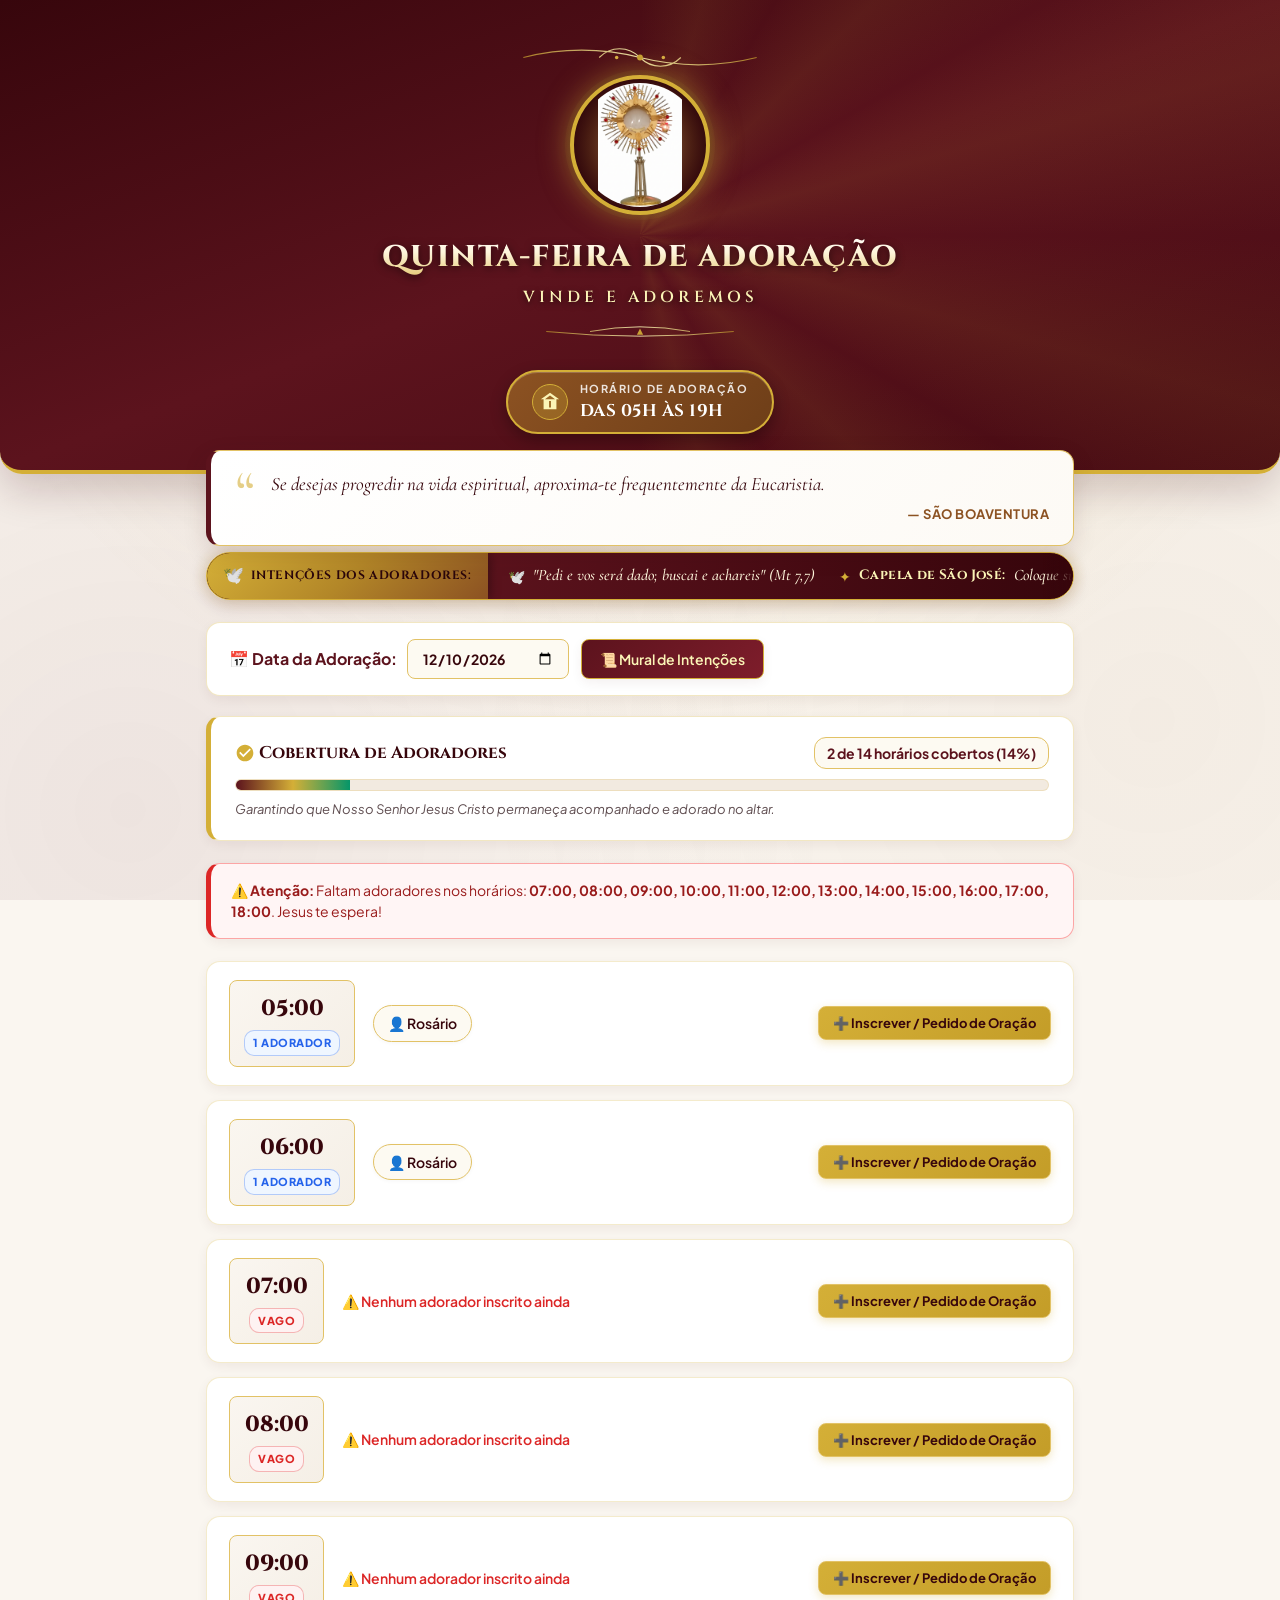
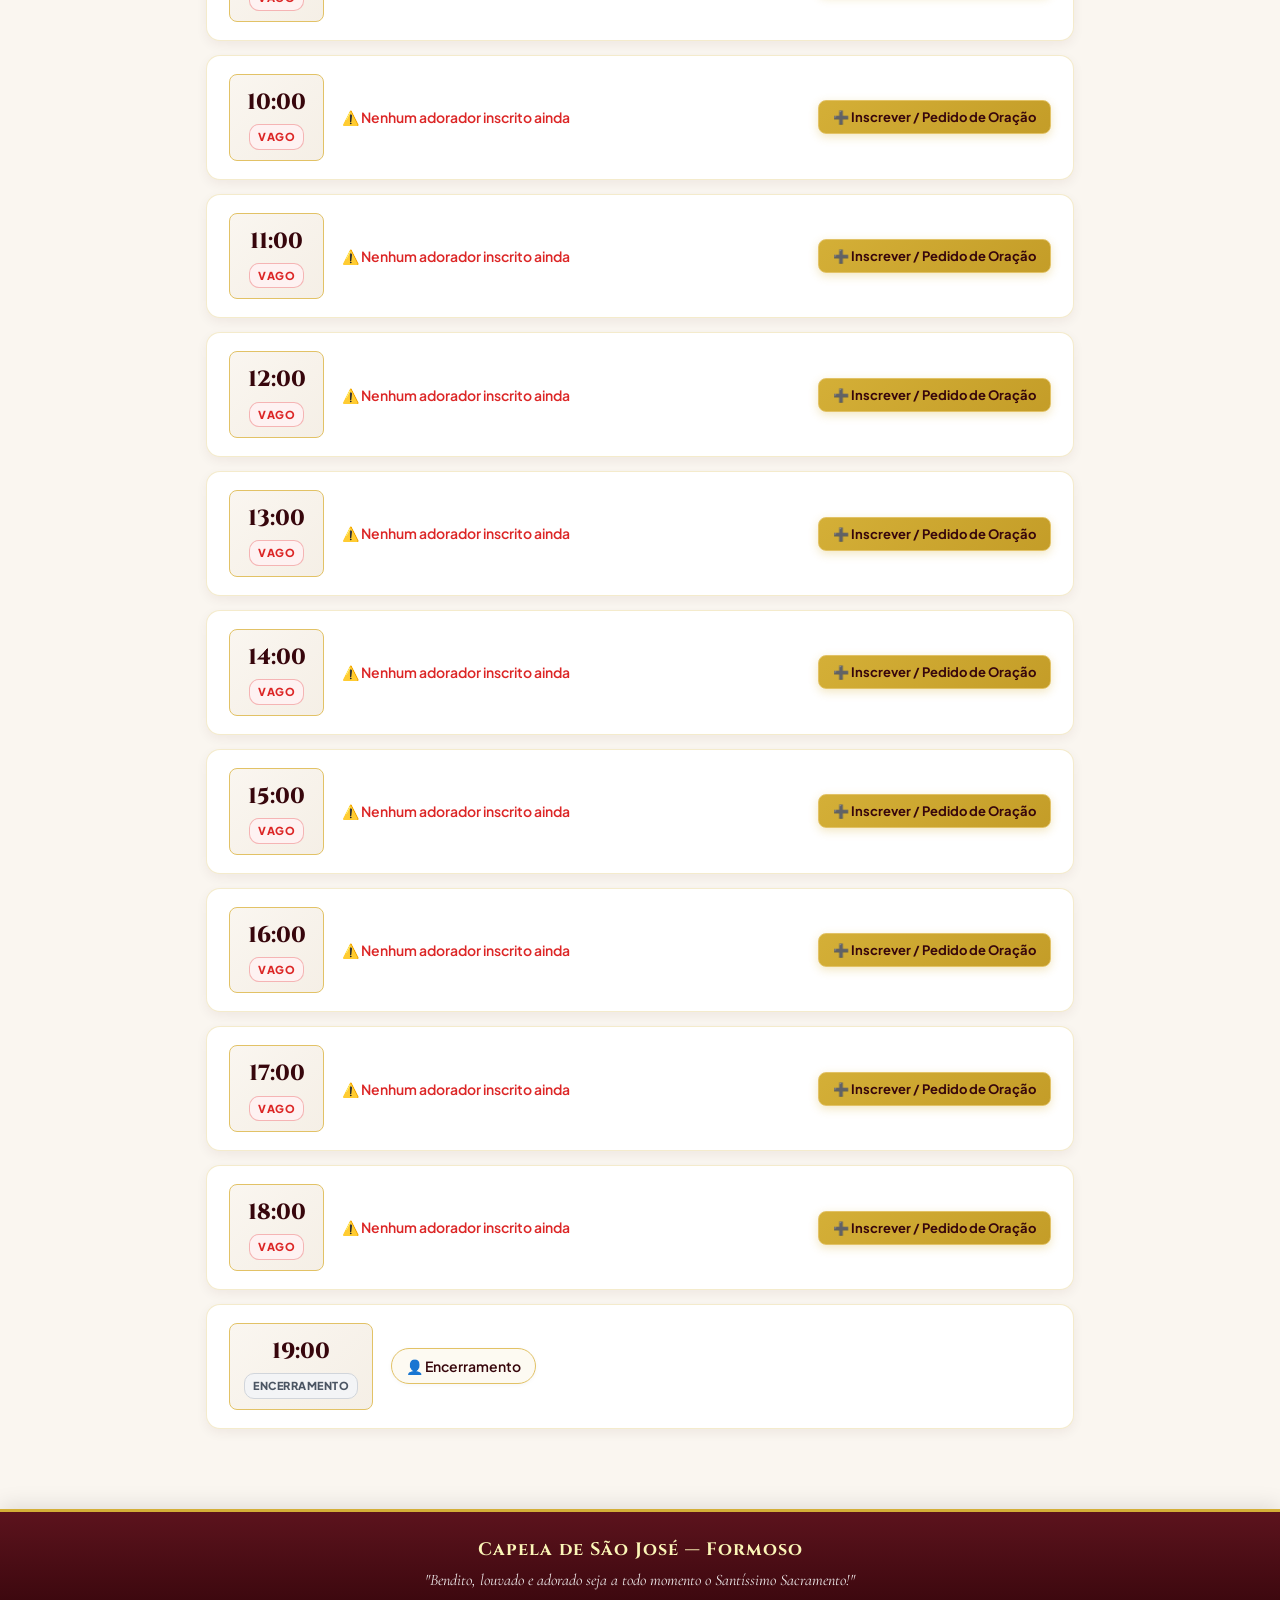
<file: index.html>
<!DOCTYPE html>
<html lang="pt-BR">

<head>
  <meta charset="UTF-8">
  <meta name="viewport" content="width=device-width, initial-scale=1.0, maximum-scale=1.0, user-scalable=no">
  <title>Quinta-feira de Adoração - Capela de São José (Formoso)</title>
  <meta name="description"
    content="Escala de Horários de Adoração ao Santíssimo Sacramento - Capela de São José (Comunidade do Formoso)">
  <meta name="theme-color" content="#4a0a13">
  <meta name="apple-mobile-web-app-capable" content="yes">
  <meta name="apple-mobile-web-app-status-bar-style" content="black-translucent">
  <meta name="apple-mobile-web-app-title" content="Adoração Formoso">
  <link rel="apple-touch-icon" href="assets/custodia.jpg">
  <link rel="preconnect" href="https://fonts.googleapis.com">
  <link rel="preconnect" href="https://fonts.gstatic.com" crossorigin>
  <link
    href="https://fonts.googleapis.com/css2?family=Cinzel:wght@500;600;700;800;900&family=Cormorant+Garamond:ital,wght@0,500;0,600;0,700;1,400;1,600&family=Plus+Jakarta+Sans:wght@400;500;600;700&display=swap"
    rel="stylesheet">
  <link rel="stylesheet" href="css/styles.css">
  <link rel="icon" href="assets/custodia2.jpg" type="image/jpeg">
</head>

<body>

  <!-- Header Banner with Sacred Monstrance & Arabesques -->
  <header class="header-banner">
    <div class="divine-rays"></div>
    <div class="header-content">

      <!-- Top Flourish -->
      <div class="flourish-divider">
        <svg viewBox="0 0 500 60" class="svg-flourish">
          <path d="M 50,30 Q 150,5 250,30 Q 350,55 450,30 M 180,30 C 200,10 230,10 250,30 C 270,50 300,50 320,30"
            stroke="url(#goldGrad)" stroke-width="2" fill="none" />
          <circle cx="250" cy="30" r="5" fill="#d4af37" />
          <circle cx="210" cy="30" r="3" fill="#e5be48" />
          <circle cx="290" cy="30" r="3" fill="#e5be48" />
          <defs>
            <linearGradient id="goldGrad" x1="0%" y1="0%" x2="100%" y2="0%">
              <stop offset="0%" stop-color="#b38728" />
              <stop offset="50%" stop-color="#fbf5b7" />
              <stop offset="100%" stop-color="#b38728" />
            </linearGradient>
          </defs>
        </svg>
      </div>

      <div class="monstrance-container" id="monstranceContainer">
        <div class="monstrance-halo"></div>
        <img src="assets/custodia.jpg" alt="Santíssimo Sacramento - Custódia de Adoração" class="monstrance-img" id="monstranceImg">
      </div>

      <h1 class="header-title">Quinta-feira de Adoração</h1>
      <div class="header-subtitle-wrapper">
        <span class="vinde-adoremos">VINDE E ADOREMOS</span>
        <div id="adminHeaderBadge" style="display: none;" class="admin-badge">🔑 Painel do Administrador</div>
      </div>

      <!-- Bottom Flourish -->
      <div class="flourish-divider bottom-flourish">
        <svg viewBox="0 0 500 40" class="svg-flourish">
          <path d="M 100,20 Q 250,35 400,20 M 170,20 Q 250,5 330,20" stroke="url(#goldGrad)" stroke-width="1.5"
            fill="none" />
          <polygon points="250,15 255,25 245,25" fill="#d4af37" />
        </svg>
      </div>

      <!-- Schedule Pill Badge from Photo -->
      <div class="schedule-pill-badge">
        <div class="pill-icon">
          <svg viewBox="0 0 24 24" width="22" height="22" fill="currentColor">
            <path d="M12 2L2 9h3v11h14V9h3L12 2zm0 2.8L17.5 9H6.5L12 4.8zM11 11h2v7h-2v-7z" />
          </svg>
        </div>
        <div class="pill-text">
          <span class="pill-label">HORÁRIO DE ADORAÇÃO</span>
          <span class="pill-time">DAS 05H ÀS 19H</span>
        </div>
      </div>

    </div>
  </header>

  <main class="container">

    <!-- Saint Quote Banner (São Boaventura Inspired by Photo) -->
    <section class="saint-quote-card">
      <div class="quote-icon">“</div>
      <div class="quote-content">
        <p class="quote-text" id="quoteText">Se desejas progredir na vida espiritual, aproxima-te frequentemente da
          Eucaristia.</p>
        <span class="quote-author" id="quoteAuthor">— São Boaventura</span>
      </div>
      <button id="editQuoteBtn" class="btn-edit-quote" style="display: none;" title="Editar Frase">
        ✏️ Editar Frase
      </button>
    </section>

    <!-- Sacred Intentions Live Ticker Bar (Faixa de Preces e Intenções dos Adoradores) -->
    <section class="intentions-ticker-bar" id="intentionsTickerBar">
      <div class="ticker-badge" id="tickerBadge">
        <span class="ticker-icon">🕊️</span>
        <span class="ticker-title">Intenções dos Adoradores:</span>
      </div>
      <div class="ticker-track-wrapper" id="tickerTrackWrapper" title="Clique para ler as intenções dos adoradores inscritos">
        <div class="ticker-track" id="tickerTrack">
          <!-- Populated dynamically via JS -->
        </div>
      </div>
    </section>

    <!-- Controls & Actions -->
    <section class="control-bar">
      <div class="control-left">
        <div class="date-selector">
          <label for="adoracaoDate">📅 Data da Adoração:</label>
          <input type="date" id="adoracaoDate">
        </div>
        <button id="viewIntentionsBtn" class="btn btn-mural" title="Ver Mural de Intenções dos Adoradores">
          📜 Mural de Intenções
        </button>
      </div>

      <div class="action-buttons" id="adminActionButtons" style="display: none;">
        <button id="shareWpBtn" class="btn btn-whatsapp" title="Compartilhar lista no WhatsApp">
          📱 Enviar no WhatsApp
        </button>
        <button id="resetBtn" class="btn btn-outline btn-reset" title="Restaurar horários padrão">
          🔄 Restaurar
        </button>
      </div>
    </section>

    <!-- Stats & Coverage Progress -->
    <section class="stats-card">
      <div class="stats-header">
        <span class="stats-title">
          <svg viewBox="0 0 24 24" width="20" height="20" fill="#d4af37"
            style="vertical-align: sub; margin-right: 4px;">
            <path
              d="M12 2C6.48 2 2 6.48 2 12s4.48 10 10 10 10-4.48 10-10S17.52 2 12 2zm-2 15l-5-5 1.41-1.41L10 14.17l7.59-7.59L19 8l-9 9z" />
          </svg>
          Cobertura de Adoradores
        </span>
        <span class="stats-count" id="statsCount">Carregando...</span>
      </div>
      <div class="progress-bar-bg">
        <div class="progress-bar-fill" id="progressFill"></div>
      </div>
      <div class="stats-subtext">Garantindo que Nosso Senhor Jesus Cristo permaneça acompanhado e adorado no altar.
      </div>
    </section>

    <!-- Alert Banner for Missing Hours -->
    <div id="alertBanner" class="alert-divine-card" style="display: none;">
    </div>

    <!-- Time Slots List -->
    <section class="slots-container" id="slotsList">
      <!-- Dynamic slot cards loaded via JS -->
    </section>

  </main>

  <!-- Divine Footer -->
  <footer class="divine-footer">
    <div class="footer-content">
      <p class="chapel-name">Capela de São José — Formoso</p>
      <p class="footer-blessing">"Bendito, louvado e adorado seja a todo momento o Santíssimo Sacramento!"</p>
    </div>
  </footer>

  <!-- Modal Booking Dialog -->
  <div class="modal-overlay" id="bookingModal">
    <div class="modal-card">
      <div class="modal-header">
        <h3>Inscrever-se para a Adoração</h3>
        <button class="close-btn" id="closeModalBtn">&times;</button>
      </div>
      <form id="bookingForm">
        <div class="modal-body">
          <p class="modal-intro">
            Você está se inscrevendo para adorar a Jesus às <strong id="modalSlotTime"></strong>.
          </p>

          <div class="form-group">
            <label for="adorerName">Seu Nome *</label>
            <input type="text" id="adorerName" placeholder="Ex: Maria da Silva" required autocomplete="name">
          </div>

          <div class="form-group booking-intention-box">
            <label for="adorerIntention" class="booking-intention-label">
              <span>🙏 Seu Pedido de Oração / Intenção</span>
            </label>
            <p class="form-subtext">Deixe a intenção que você levará ao Santíssimo neste horário. Ela será exibida no mural de orações.</p>
            <textarea id="adorerIntention" rows="3"
              placeholder="Ex: Pela saúde da minha família, pela conversão, por uma graça urgente..."></textarea>
          </div>
        </div>
        <div class="modal-footer">
          <button type="button" class="btn btn-outline" id="cancelModalBtn">Cancelar</button>
          <button type="submit" class="btn btn-gold">Confirmar Inscrição e Pedido</button>
        </div>
      </form>
    </div>
  </div>

  <!-- Modal Quote Edit Dialog -->
  <div class="modal-overlay" id="quoteModal">
    <div class="modal-card">
      <div class="modal-header">
        <h3>Editar Frase de Oração</h3>
        <button class="close-btn" id="closeQuoteModalBtn">&times;</button>
      </div>
      <form id="quoteForm">
        <div class="modal-body">
          <div class="form-group">
            <label for="editQuoteText">Frase de Inspiração *</label>
            <textarea id="editQuoteText" rows="3" required placeholder="Digite a frase inspiradora..."></textarea>
          </div>

          <div class="form-group">
            <label for="editQuoteAuthor">Autor / Santo *</label>
            <input type="text" id="editQuoteAuthor" required placeholder="Ex: São Padre Pio">
          </div>
        </div>
        <div class="modal-footer">
          <button type="button" class="btn btn-outline" id="cancelQuoteModalBtn">Cancelar</button>
          <button type="submit" class="btn btn-gold">Salvar Frase</button>
        </div>
      </form>
    </div>
  </div>

  <!-- Modal Mural de Oração / Pedidos e Intenções -->
  <div class="modal-overlay" id="intentionsModal">
    <div class="modal-card modal-card-lg">
      <div class="modal-header">
        <h3>🙏 Mural de Intenções dos Adoradores</h3>
        <button class="close-btn" id="closeIntentionsModalBtn">&times;</button>
      </div>
      <div class="modal-body">
        <!-- Banner de sucesso pós-agendamento -->
        <div id="bookingSuccessNotice" class="booking-success-banner" style="display: none;">
          <div class="success-icon">✨</div>
          <div class="success-text">
            <strong>Inscrição e Pedido Confirmados!</strong>
            <p>Deus abençoe sua disponibilidade! Durante a sua hora de adoração, coloque em suas preces estas intenções
              dos adoradores da nossa comunidade:</p>
          </div>
        </div>

        <div class="intentions-intro">
          <p class="intentions-subtitle">Intenções dos adoradores para <strong id="intentionsDateLabel"></strong>:</p>
        </div>

        <!-- Lista dinâmica de intenções -->
        <div id="intentionsList" class="intentions-list">
          <!-- Populated by JS -->
        </div>

        <div class="intentions-enroll-hint">
          <span class="hint-icon">💡</span>
          <p>Deseja colocar seu pedido de oração diante do Santíssimo? <strong>Inscreva-se em um dos horários de adoração</strong> na página inicial.</p>
        </div>
      </div>
      <div class="modal-footer">
        <button type="button" class="btn btn-gold" id="closeIntentionsFooterBtn">Fechar</button>
      </div>
    </div>
  </div>

  <!-- Printable Sheet View -->
  <div class="printable-sheet" id="printableSheet">
    <div style="text-align: center; border-bottom: 2px solid #5c131d; padding-bottom: 12px; margin-bottom: 15px;">
      <img src="assets/custodia.jpg" alt="Logo" class="sheet-header-img" id="sheetHeaderImg">
      <h2
        style="font-family: 'Cinzel', serif; font-size: 22px; color: #5c131d; margin-top: 6px; text-transform: uppercase;">
        Quinta-feira de Adoração</h2>
      <p style="font-family: 'Cormorant Garamond', serif; font-style: italic; font-size: 16px; color: #7a1c29;">Vinde e
        Adoremos — Capela de São José (Formoso)</p>
      <p style="font-weight: bold; margin-top: 6px; font-size: 14px;">Data: <span id="printDateLabel"></span></p>
    </div>

    <table class="sheet-table">
      <thead>
        <tr>
          <th style="width: 25%;">Horário</th>
          <th style="width: 75%;">Adoradores Inscritos</th>
        </tr>
      </thead>
      <tbody id="printTableBody">
        <!-- Rows populated dynamically -->
      </tbody>
    </table>
  </div>

  <script src="js/app.js"></script>
</body>

</html>
</file>
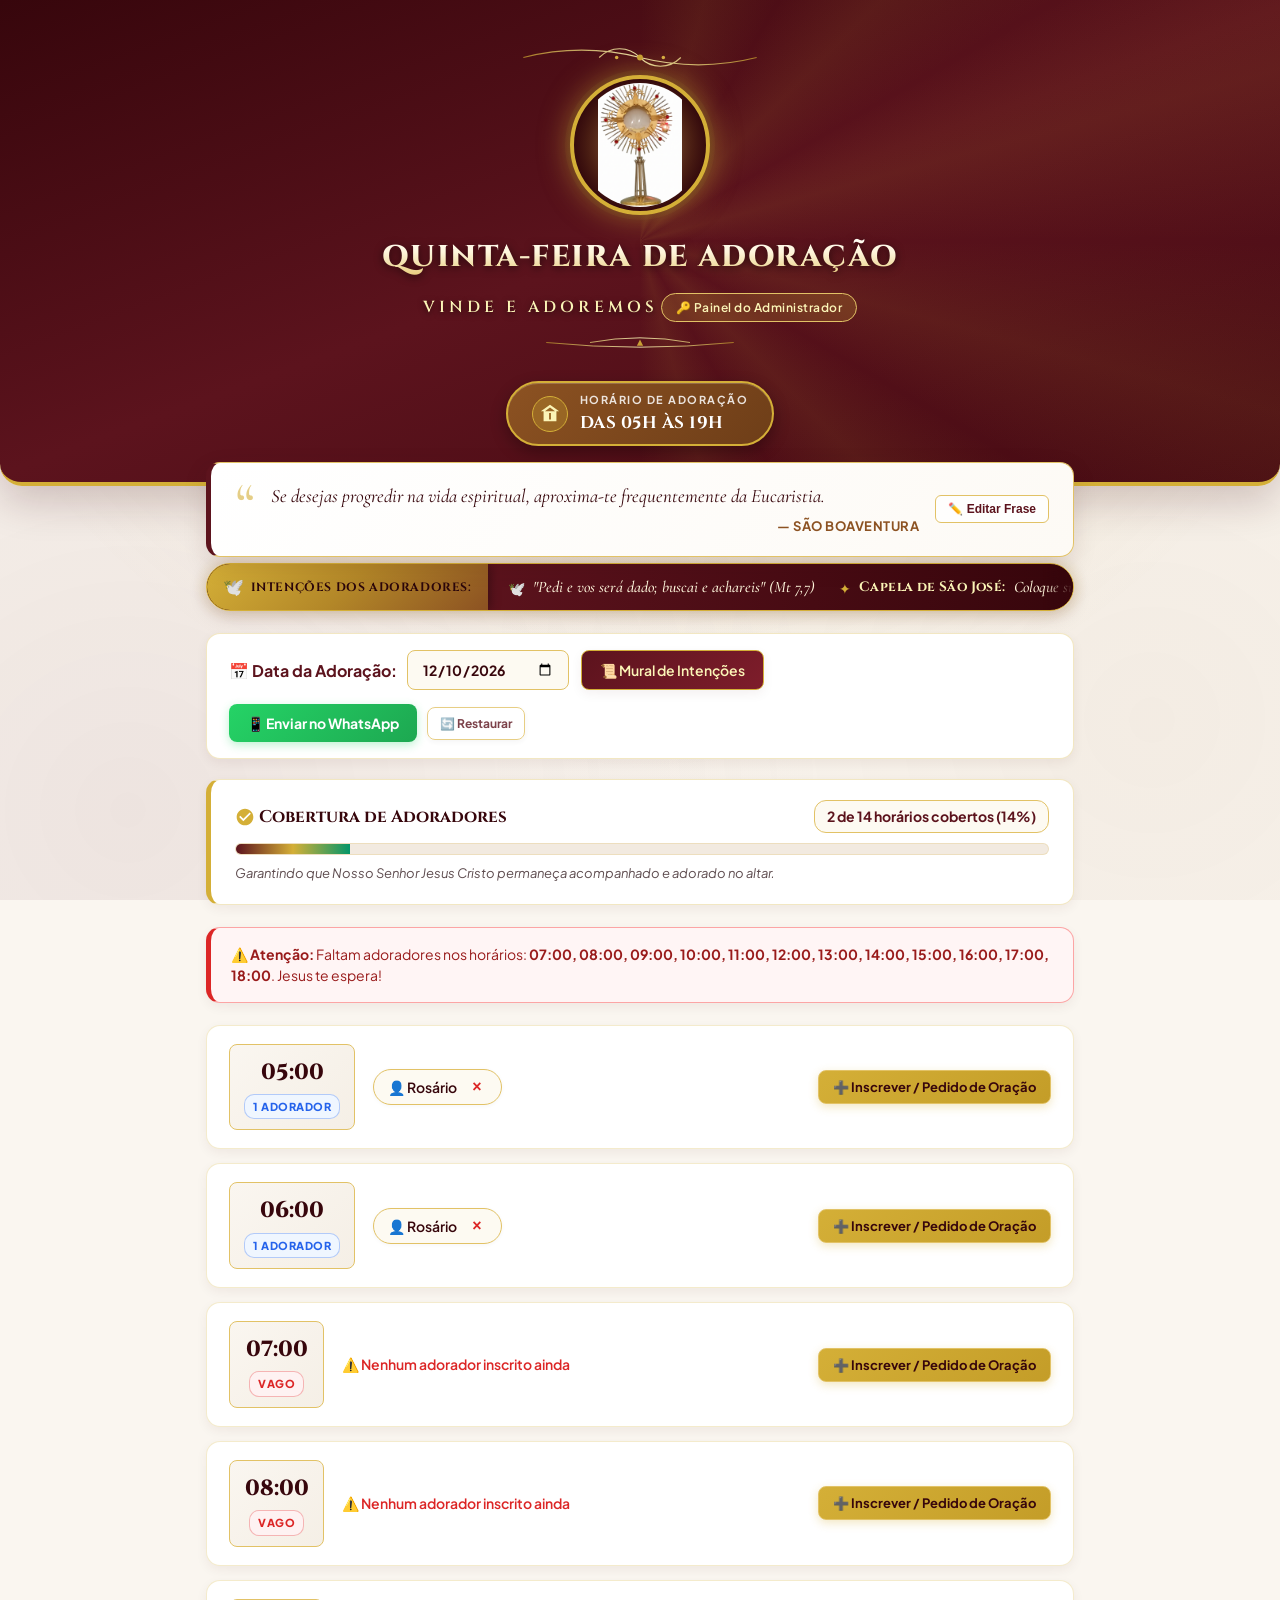
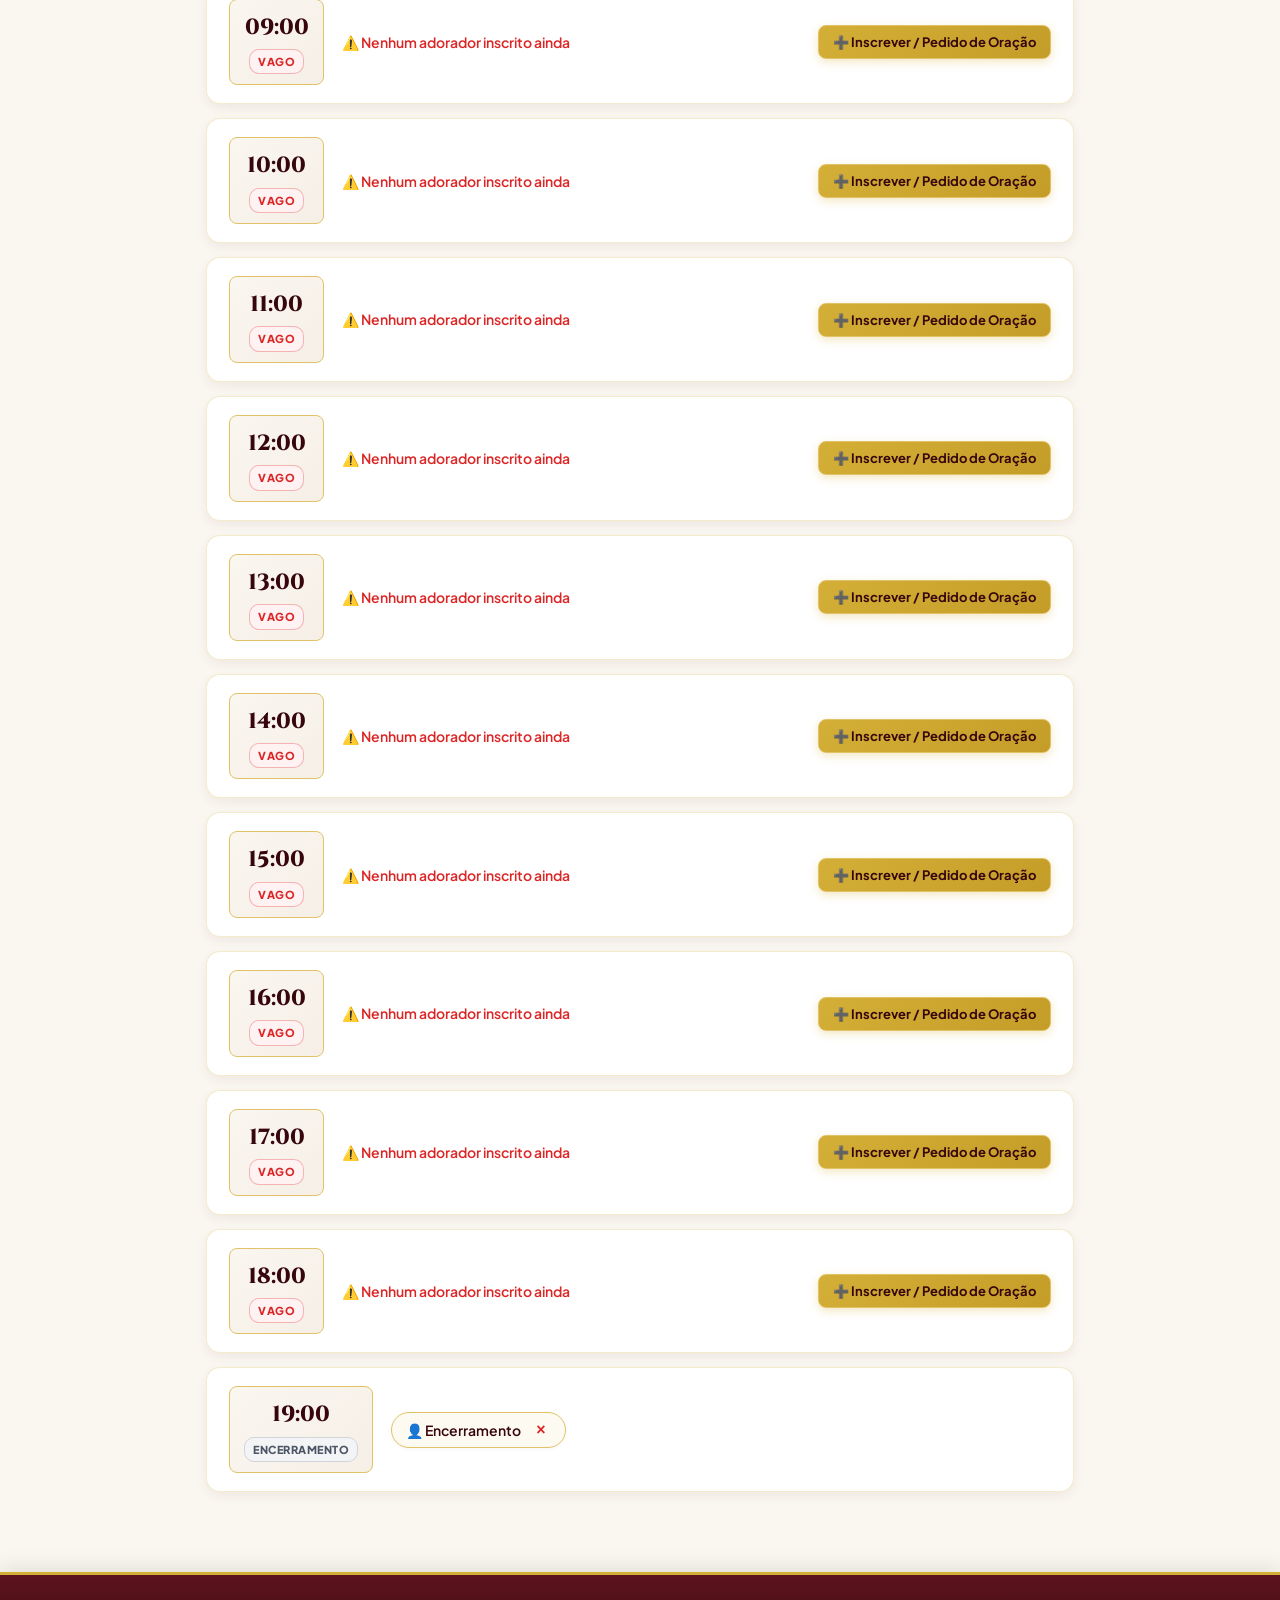
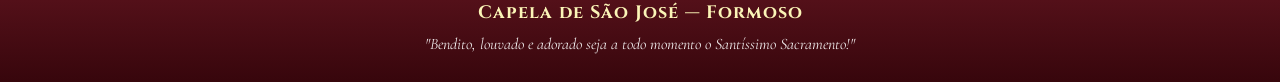
<file: admin.html>
<!DOCTYPE html>
<html lang="pt-BR">
<head>
  <meta charset="UTF-8">
  <title>Painel do Administrador - Quinta-feira de Adoração</title>
  <script>
    window.location.href = 'index.html?admin=true';
  </script>
</head>
<body>
  <p style="font-family: sans-serif; text-align: center; margin-top: 50px; color: #5c131d;">
    Redirecionando para o Painel do Administrador...
  </p>
</body>
</html>
</file>
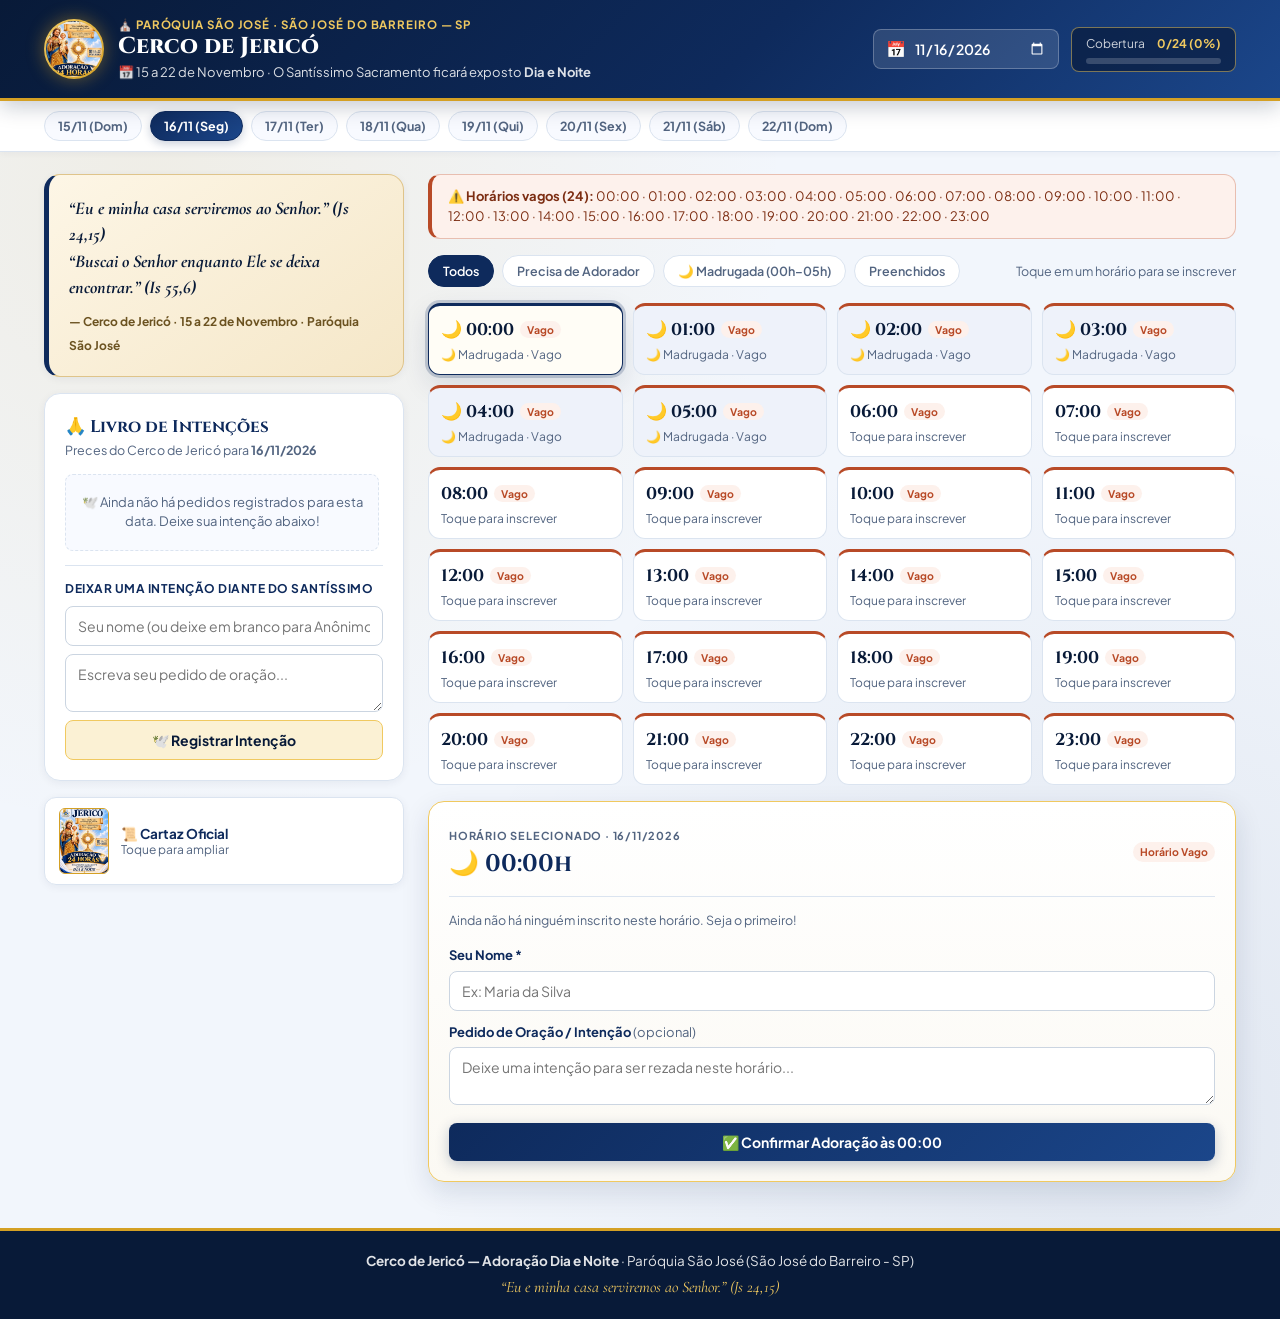
<file: sjb.html>
<!DOCTYPE html>
<html lang="pt-BR">

<head>
  <meta charset="UTF-8">
  <meta name="viewport" content="width=device-width, initial-scale=1.0, maximum-scale=1.0, user-scalable=no">
  <title>Cerco de Jericó · Paróquia São José (São José do Barreiro)</title>
  <meta name="description"
    content="Cerco de Jericó — Adoração ao Santíssimo Sacramento (15 a 22 de Novembro) — Paróquia São José, São José do Barreiro - SP">
  <meta name="theme-color" content="#0b224a">
  <meta name="apple-mobile-web-app-capable" content="yes">
  <meta name="apple-mobile-web-app-status-bar-style" content="black-translucent">
  <meta name="apple-mobile-web-app-title" content="Cerco de Jericó SJB">
  <link rel="apple-touch-icon" href="assets/cerco-jerico-sjb.jpg">
  <link rel="preconnect" href="https://fonts.googleapis.com">
  <link rel="preconnect" href="https://fonts.gstatic.com" crossorigin>
  <link
    href="https://fonts.googleapis.com/css2?family=Cinzel:wght@500;600;700;800&family=Cormorant+Garamond:ital,wght@0,500;0,600;0,700;1,400;1,600&family=Plus+Jakarta+Sans:wght@400;500;600;700&display=swap"
    rel="stylesheet">
  <link rel="stylesheet" href="css/sjb.css">
  <link rel="icon" href="assets/custodia2.jpg" type="image/jpeg">
</head>

<body>

  <!-- Cerco de Jericó Top Bar -->
  <header class="sjb-topbar">
    <div class="sjb-topbar-inner">
      <div class="sjb-brand">
        <div class="sjb-avatar-wrap" id="openPosterBtn" title="Clique para ver o cartaz oficial">
          <img src="assets/cerco-jerico-sjb.jpg" alt="Cartaz Cerco de Jericó - Paróquia São José" class="sjb-avatar">
        </div>
        <div class="sjb-brand-text">
          <div class="sjb-eyebrow">⛪ Paróquia São José · São José do Barreiro — SP</div>
          <h1 class="sjb-title">Cerco de Jericó</h1>
          <p class="sjb-location">📅 15 a 22 de Novembro · O Santíssimo Sacramento ficará exposto <strong>Dia e Noite</strong></p>
        </div>
      </div>

      <div class="sjb-topbar-controls">
        <div id="adminHeaderBadge" style="display: none;" class="sjb-admin-pill">🔑 Modo Administrador</div>

        <div class="sjb-date-pill">
          <label for="adoracaoDate">📅</label>
          <input type="date" id="adoracaoDate" aria-label="Data da Adoração">
        </div>

        <div class="sjb-coverage-pill" title="Cobertura dos horários">
          <div class="sjb-coverage-top">
            <span class="sjb-coverage-label">Cobertura</span>
            <strong id="statsCount">0/24</strong>
          </div>
          <div class="sjb-progress-track">
            <div class="sjb-progress-fill" id="progressFill"></div>
          </div>
        </div>
      </div>
    </div>

    <!-- Admin Toolbar (visible only with ?admin=true) -->
    <div class="sjb-admin-bar" id="adminActionButtons" style="display: none;">
      <button id="shareWpBtn" class="sjb-btn sjb-btn-whatsapp">📱 Enviar Escala no WhatsApp</button>
      <button id="editQuoteBtn" class="sjb-btn sjb-btn-outline-light">✏️ Editar Frase</button>
      <button id="resetBtn" class="sjb-btn sjb-btn-danger-outline">🔄 Restaurar Horários</button>
    </div>
  </header>

  <!-- Quick 8-Day Selector (15 a 22 de Novembro) -->
  <section class="sjb-days-strip" aria-label="Dias do Cerco de Jericó">
    <div class="sjb-days-inner" id="cercoDaysBar">
      <!-- Populated via JS -->
    </div>
  </section>

  <!-- Mobile Tab Switcher -->
  <nav class="sjb-mobile-tabs" aria-label="Navegação">
    <button type="button" class="sjb-tab-btn active" data-tab="schedule">🕒 Horários</button>
    <button type="button" class="sjb-tab-btn" data-tab="intentions">🙏 Livro de Intenções <span class="sjb-tab-count" id="intentionsCountBadge">0</span></button>
  </nav>

  <!-- Main 2-Column Split Workspace -->
  <main class="sjb-workspace">

    <!-- LEFT COLUMN: Parchment Verses + Poster + Live Prayer Book -->
    <aside class="sjb-sidebar sjb-panel" id="panelIntentions">

      <!-- Parchment Verses Card -->
      <section class="sjb-card sjb-quote-card">
        <div class="sjb-scroll-verses">
          <p class="sjb-quote-text" id="quoteText">“Eu e minha casa serviremos ao Senhor.” (Js 24,15)<br>“Buscai o Senhor enquanto Ele se deixa encontrar.” (Is 55,6)</p>
          <span class="sjb-quote-author" id="quoteAuthor">— Cerco de Jericó · 15 a 22 de Novembro · Paróquia São José</span>
        </div>
      </section>

      <!-- Always-Visible Prayer Book / Intentions -->
      <section class="sjb-card sjb-prayer-book">
        <div class="sjb-card-header">
          <div>
            <h2>🙏 Livro de Intenções</h2>
            <p class="sjb-muted">Preces do Cerco de Jericó para <strong id="intentionsDateLabel">hoje</strong></p>
          </div>
        </div>

        <div id="intentionsList" class="sjb-intentions-list">
          <!-- Populated dynamically via JS -->
        </div>

        <form id="addGeneralIntentionForm" class="sjb-intention-form">
          <div class="sjb-form-title">Deixar uma intenção diante do Santíssimo</div>
          <input type="text" id="generalIntentionName" placeholder="Seu nome (ou deixe em branco para Anônimo)">
          <textarea id="generalIntentionText" rows="2" placeholder="Escreva seu pedido de oração..." required></textarea>
          <button type="submit" class="sjb-btn sjb-btn-secondary sjb-btn-block">🕊️ Registrar Intenção</button>
        </form>
      </section>

      <!-- Mini Poster Preview -->
      <button type="button" class="sjb-poster-card" id="posterPreviewBtn" title="Ampliar cartaz oficial">
        <img src="assets/cerco-jerico-sjb.jpg" alt="Cartaz Cerco de Jericó">
        <div class="sjb-poster-caption">
          <strong>📜 Cartaz Oficial</strong>
          <span>Toque para ampliar</span>
        </div>
      </button>

    </aside>

    <!-- RIGHT COLUMN: Visual 24h Slot Matrix + Inline Booking Drawer -->
    <section class="sjb-main sjb-panel active" id="panelSchedule">

      <!-- Alert Banner when hours are missing -->
      <div id="alertBanner" class="sjb-alert-banner" style="display: none;"></div>

      <!-- Filter Bar -->
      <div class="sjb-filter-bar">
        <div class="sjb-filter-group" role="tablist" aria-label="Filtrar horários">
          <button type="button" class="sjb-filter-pill active" data-filter="all">Todos</button>
          <button type="button" class="sjb-filter-pill" data-filter="empty">Precisa de Adorador</button>
          <button type="button" class="sjb-filter-pill" data-filter="dawn">🌙 Madrugada (00h–05h)</button>
          <button type="button" class="sjb-filter-pill" data-filter="filled">Preenchidos</button>
        </div>
        <span class="sjb-helper-hint">Toque em um horário para se inscrever</span>
      </div>

      <!-- Visual Grid of 24 Time Slots -->
      <div class="sjb-slot-grid" id="slotsList">
        <!-- Populated dynamically via JS -->
      </div>

      <!-- Inline Selected Slot Detail & Booking Panel -->
      <section class="sjb-card sjb-detail-drawer" id="slotDetailPanel">
        <div class="sjb-detail-empty" id="detailEmptyState">
          <span class="sjb-detail-icon">🕯️</span>
          <h3>Escolha um horário acima</h3>
          <p>Clique em qualquer horário da grade para ver quem já está adorando ou confirmar a sua hora diante do Santíssimo.</p>
        </div>

        <div class="sjb-detail-active" id="detailActiveState" style="display: none;">
          <div class="sjb-detail-header">
            <div>
              <span class="sjb-detail-eyebrow">Horário Selecionado · <span id="detailDateLabel"></span></span>
              <h3 class="sjb-detail-time" id="detailSlotTime">00:00</h3>
            </div>
            <span class="sjb-status-badge" id="detailSlotBadge">Vago</span>
          </div>

          <div class="sjb-detail-adorers" id="detailAdorersList">
            <!-- Populated dynamically -->
          </div>

          <!-- Success Notice -->
          <div id="bookingSuccessNotice" class="sjb-success-toast" style="display: none;">
            ✨ <strong>Inscrição confirmada!</strong> Deus abençoe sua hora de adoração no Cerco de Jericó.
          </div>

          <!-- Inline Booking Form -->
          <form id="bookingForm" class="sjb-booking-form">
            <div class="sjb-form-row">
              <div class="sjb-field">
                <label for="adorerName">Seu Nome *</label>
                <input type="text" id="adorerName" placeholder="Ex: Maria da Silva" required autocomplete="name">
              </div>
            </div>
            <div class="sjb-field">
              <label for="adorerIntention">Pedido de Oração / Intenção <span class="sjb-optional">(opcional)</span></label>
              <textarea id="adorerIntention" rows="2" placeholder="Deixe uma intenção para ser rezada neste horário..."></textarea>
            </div>
            <button type="submit" class="sjb-btn sjb-btn-primary sjb-btn-block" id="bookingSubmitBtn">
              ✅ Confirmar Adoração neste Horário
            </button>
          </form>
        </div>
      </section>

    </section>

  </main>

  <footer class="sjb-footer">
    <p><strong>Cerco de Jericó — Adoração Dia e Noite</strong> · Paróquia São José (São José do Barreiro - SP)</p>
    <p class="sjb-footer-sub">“Eu e minha casa serviremos ao Senhor.” (Js 24,15)</p>
  </footer>

  <!-- Poster Lightbox Modal -->
  <div class="modal-overlay" id="posterModal">
    <div class="modal-card modal-poster">
      <div class="modal-header">
        <h3>Cerco de Jericó — 15 a 22 de Novembro</h3>
        <button class="close-btn" id="closePosterModalBtn">&times;</button>
      </div>
      <div class="modal-body" style="padding: 12px; text-align: center; background: #0b224a;">
        <img src="assets/cerco-jerico-sjb.jpg" alt="Cartaz Cerco de Jericó" style="max-width: 100%; max-height: 75vh; border-radius: 8px;">
      </div>
    </div>
  </div>

  <!-- Modal Quote Edit Dialog (Admin Only) -->
  <div class="modal-overlay" id="quoteModal">
    <div class="modal-card">
      <div class="modal-header">
        <h3>Editar Frase de Oração</h3>
        <button class="close-btn" id="closeQuoteModalBtn">&times;</button>
      </div>
      <form id="quoteForm">
        <div class="modal-body">
          <div class="form-group">
            <label for="editQuoteText">Frase de Inspiração *</label>
            <textarea id="editQuoteText" rows="3" required placeholder="Digite a frase inspiradora..."></textarea>
          </div>
          <div class="form-group">
            <label for="editQuoteAuthor">Autor / Referência *</label>
            <input type="text" id="editQuoteAuthor" required placeholder="Ex: Js 24,15">
          </div>
        </div>
        <div class="modal-footer">
          <button type="button" class="sjb-btn sjb-btn-outline" id="cancelQuoteModalBtn">Cancelar</button>
          <button type="submit" class="sjb-btn sjb-btn-primary">Salvar Frase</button>
        </div>
      </form>
    </div>
  </div>

  <!-- Printable Sheet View -->
  <div class="printable-sheet" id="printableSheet">
    <div style="text-align: center; border-bottom: 2px solid #0b224a; padding-bottom: 12px; margin-bottom: 15px;">
      <img src="assets/custodia.jpg" alt="Logo" class="sheet-header-img">
      <h2 style="font-family: 'Cinzel', serif; font-size: 22px; color: #0b224a; margin-top: 6px; text-transform: uppercase;">
        Cerco de Jericó — Adoração ao Santíssimo</h2>
      <p style="font-family: 'Cormorant Garamond', serif; font-style: italic; font-size: 16px; color: #13356e;">
        Paróquia São José — São José do Barreiro (SP) · 15 a 22 de Novembro</p>
      <p style="font-weight: bold; margin-top: 6px; font-size: 14px;">Data: <span id="printDateLabel"></span></p>
    </div>

    <table class="sheet-table">
      <thead>
        <tr>
          <th style="width: 25%;">Horário</th>
          <th style="width: 75%;">Adoradores Inscritos</th>
        </tr>
      </thead>
      <tbody id="printTableBody"></tbody>
    </table>
  </div>

  <script src="js/sjb.js"></script>
</body>

</html>
</file>
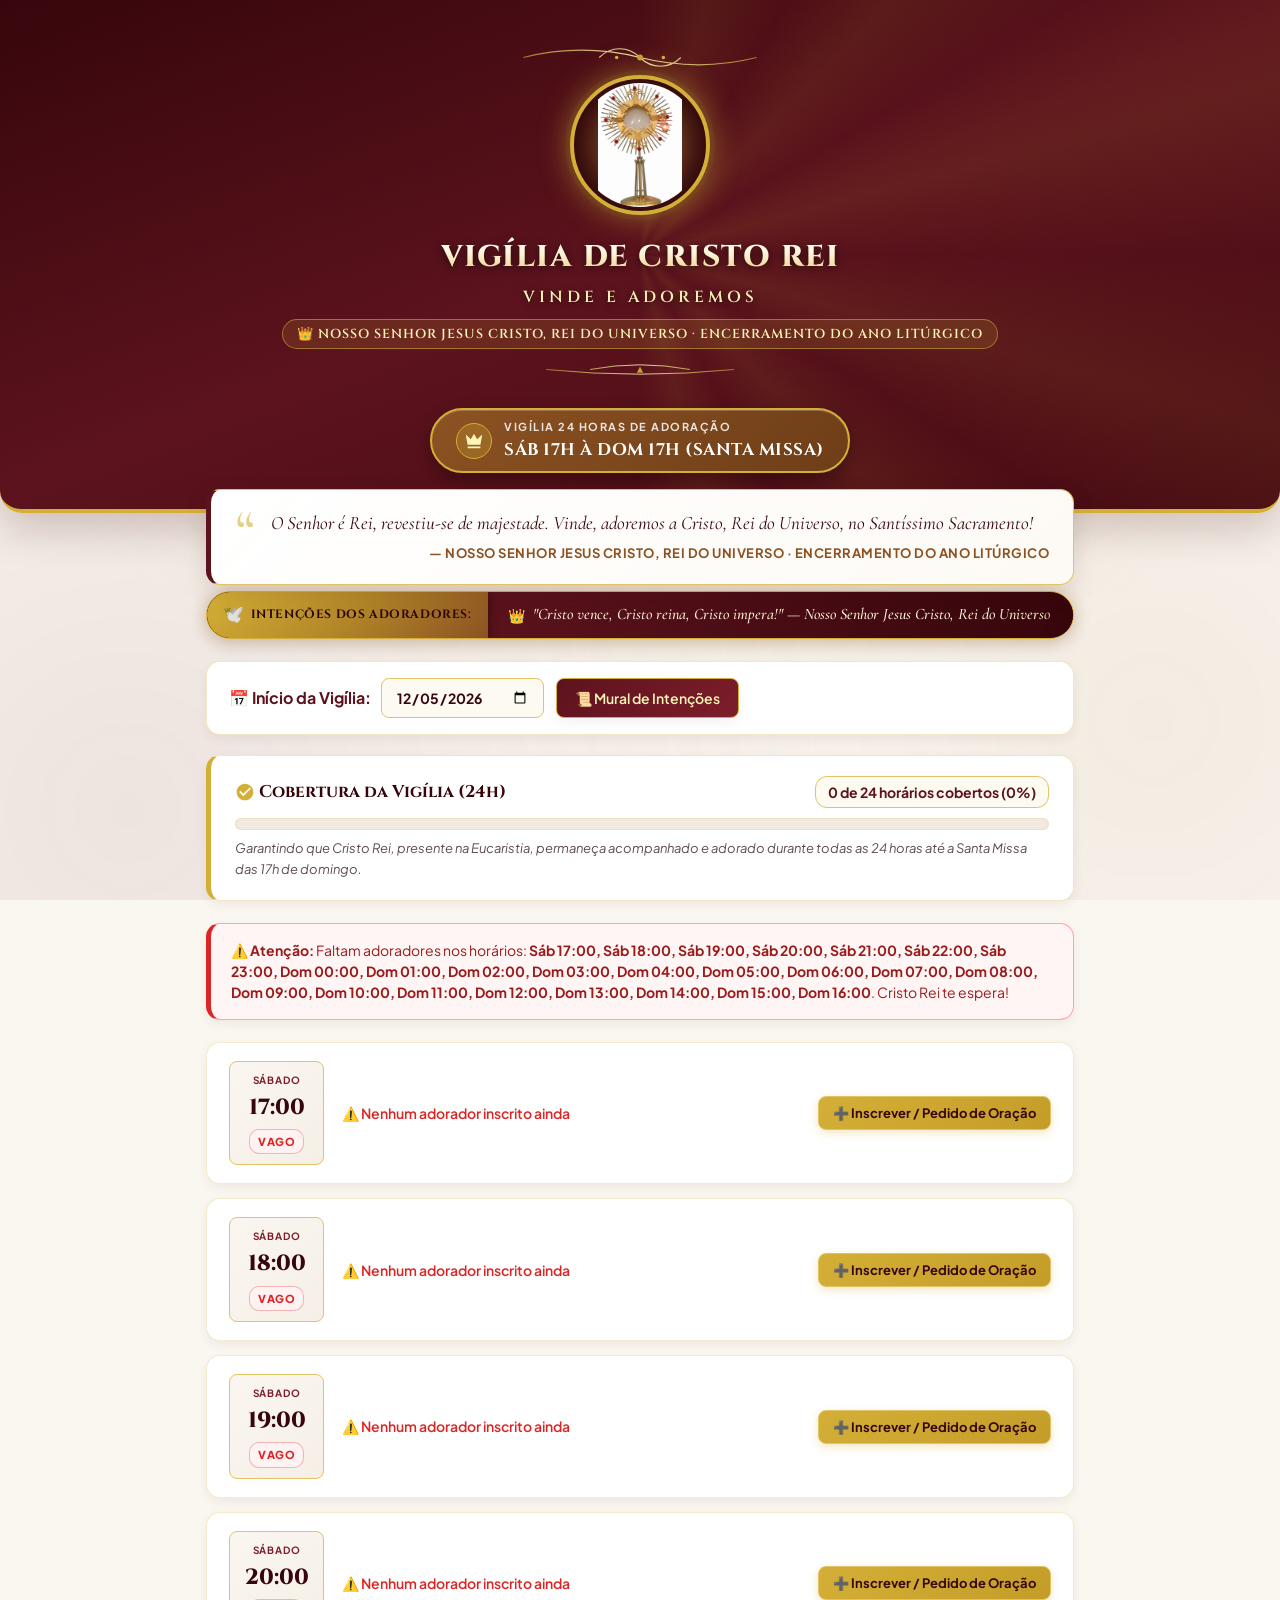
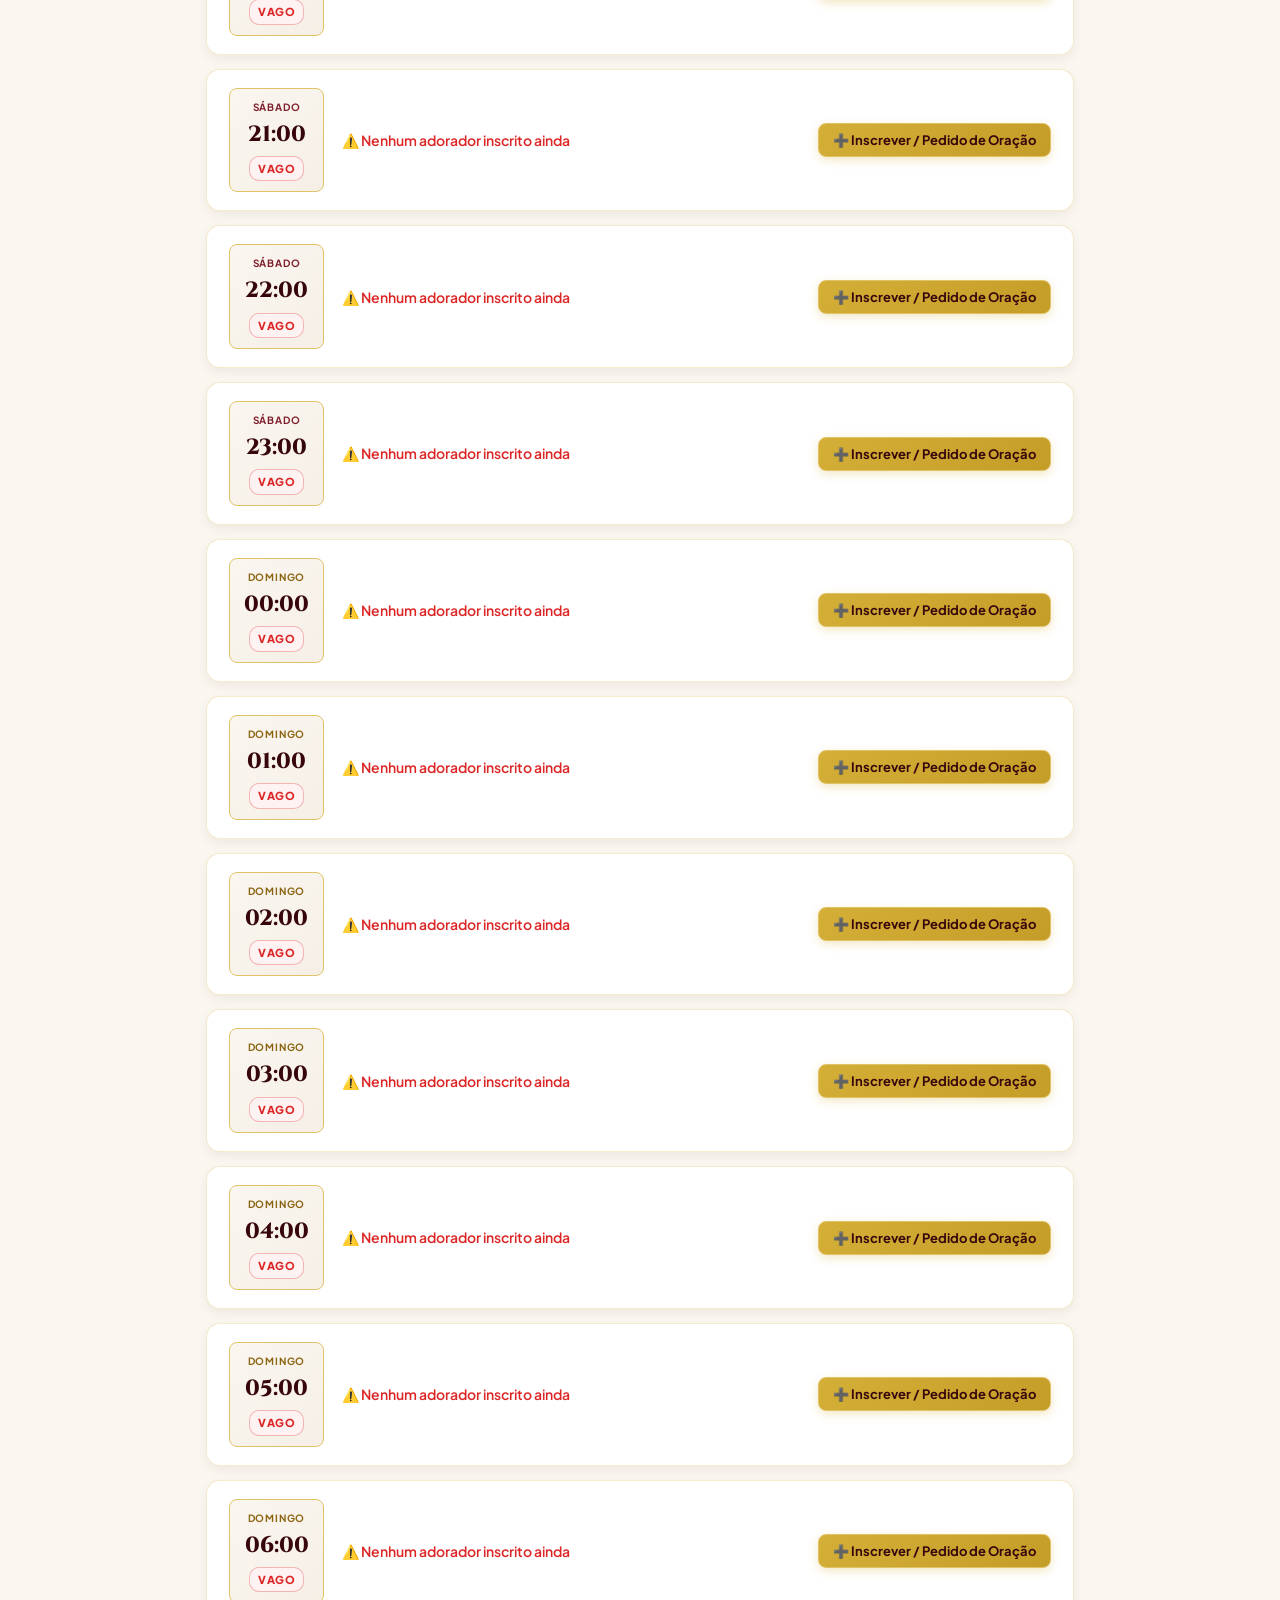
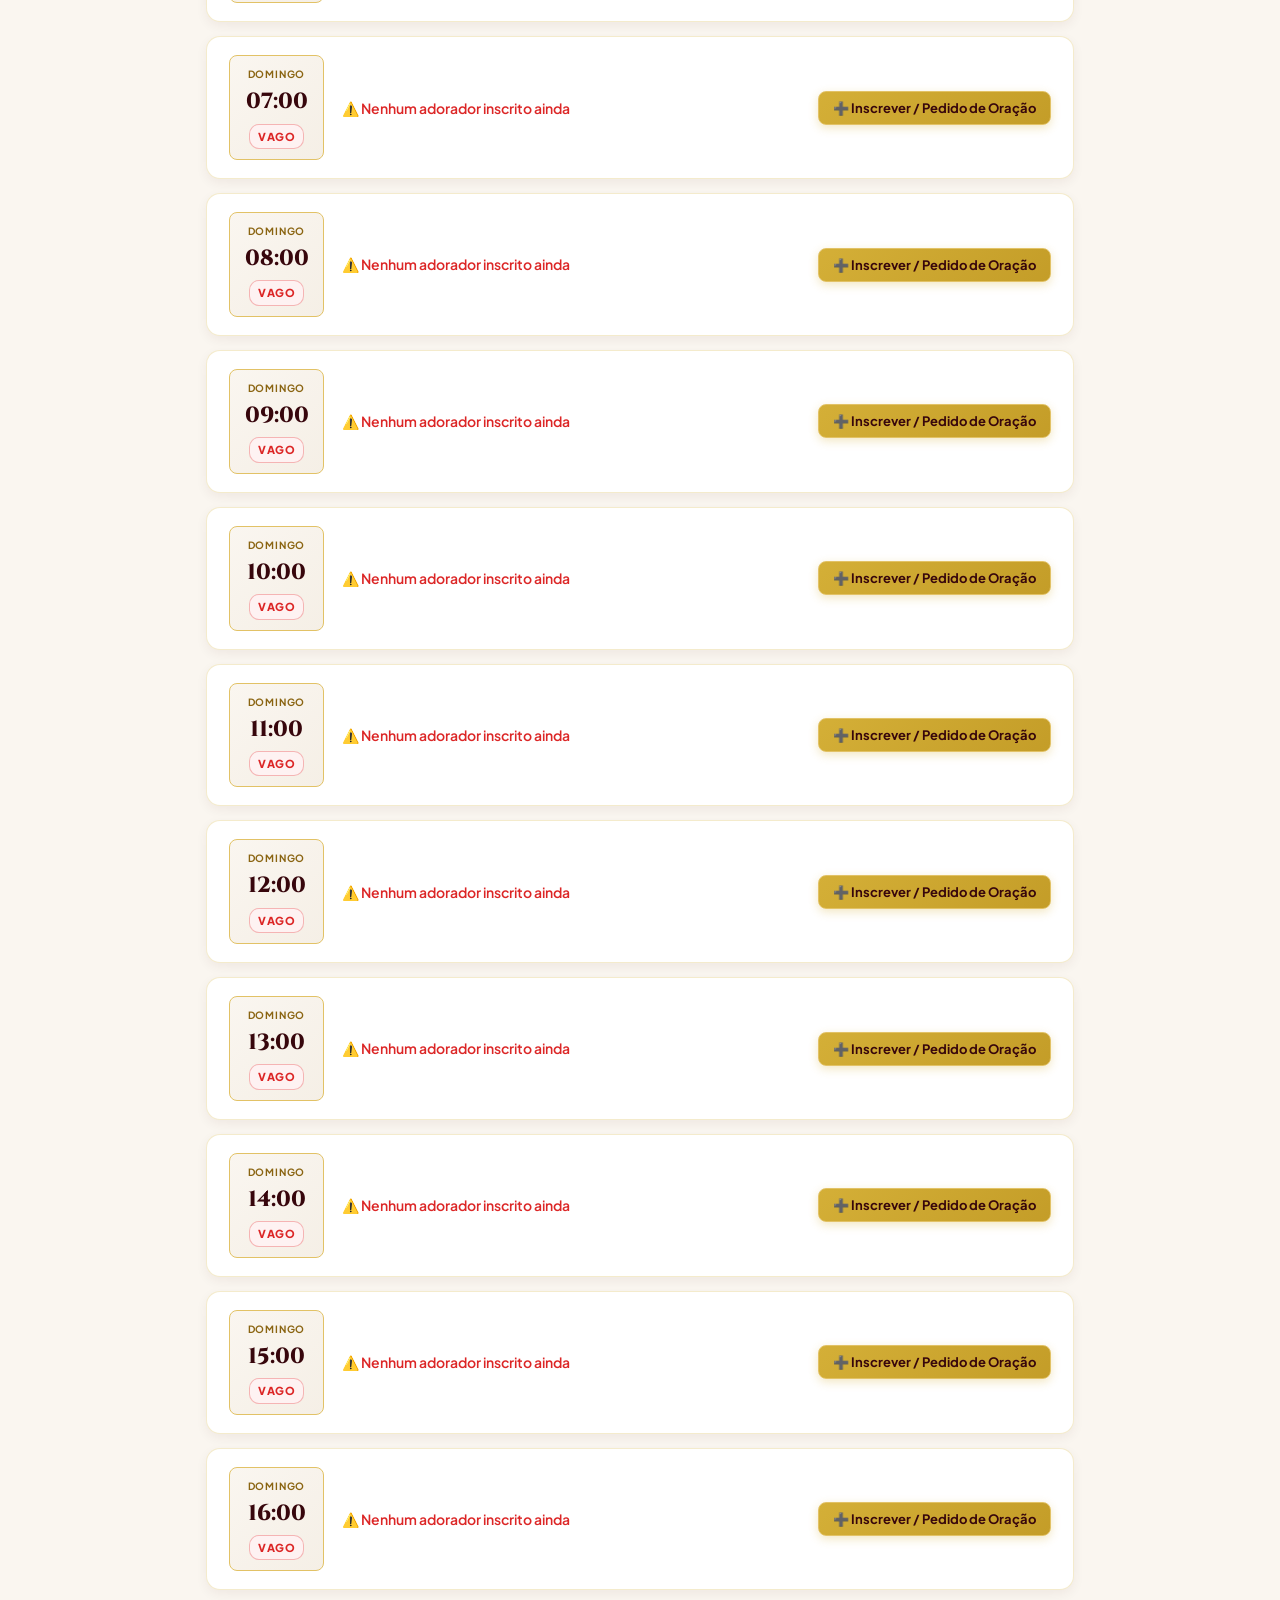
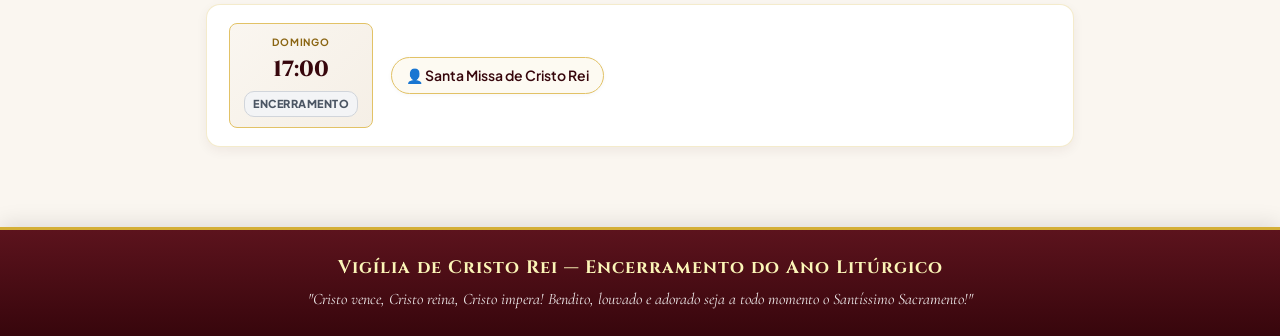
<file: vigilia-cristo-rei.html>
<!DOCTYPE html>
<html lang="pt-BR">

<head>
  <meta charset="UTF-8">
  <meta name="viewport" content="width=device-width, initial-scale=1.0, maximum-scale=1.0, user-scalable=no">
  <title>Vigília de Cristo Rei — 24 Horas de Adoração</title>
  <meta name="description"
    content="Escala de Horários da Vigília de 24 Horas de Adoração ao Santíssimo Sacramento — Nosso Senhor Jesus Cristo, Rei do Universo (Encerramento do Ano Litúrgico)">
  <meta name="theme-color" content="#4a0a13">
  <meta name="apple-mobile-web-app-capable" content="yes">
  <meta name="apple-mobile-web-app-status-bar-style" content="black-translucent">
  <meta name="apple-mobile-web-app-title" content="Vigília Cristo Rei">
  <link rel="apple-touch-icon" href="assets/custodia.jpg">
  <link rel="preconnect" href="https://fonts.googleapis.com">
  <link rel="preconnect" href="https://fonts.gstatic.com" crossorigin>
  <link
    href="https://fonts.googleapis.com/css2?family=Cinzel:wght@500;600;700;800;900&family=Cormorant+Garamond:ital,wght@0,500;0,600;0,700;1,400;1,600&family=Plus+Jakarta+Sans:wght@400;500;600;700&display=swap"
    rel="stylesheet">
  <link rel="stylesheet" href="css/styles.css">
  <link rel="icon" href="assets/custodia2.jpg" type="image/jpeg">
</head>

<body>

  <!-- Header Banner with Sacred Monstrance & Arabesques -->
  <header class="header-banner">
    <div class="divine-rays"></div>
    <div class="header-content">

      <!-- Top Flourish -->
      <div class="flourish-divider">
        <svg viewBox="0 0 500 60" class="svg-flourish">
          <path d="M 50,30 Q 150,5 250,30 Q 350,55 450,30 M 180,30 C 200,10 230,10 250,30 C 270,50 300,50 320,30"
            stroke="url(#goldGrad)" stroke-width="2" fill="none" />
          <circle cx="250" cy="30" r="5" fill="#d4af37" />
          <circle cx="210" cy="30" r="3" fill="#e5be48" />
          <circle cx="290" cy="30" r="3" fill="#e5be48" />
          <defs>
            <linearGradient id="goldGrad" x1="0%" y1="0%" x2="100%" y2="0%">
              <stop offset="0%" stop-color="#b38728" />
              <stop offset="50%" stop-color="#fbf5b7" />
              <stop offset="100%" stop-color="#b38728" />
            </linearGradient>
          </defs>
        </svg>
      </div>

      <div class="monstrance-container" id="monstranceContainer">
        <div class="monstrance-halo"></div>
        <img src="assets/custodia.jpg" alt="Santíssimo Sacramento - Custódia de Adoração" class="monstrance-img" id="monstranceImg">
      </div>

      <h1 class="header-title">Vigília de Cristo Rei</h1>
      <div class="header-subtitle-wrapper">
        <span class="vinde-adoremos">VINDE E ADOREMOS</span>
        <div>
          <span class="cristo-rei-badge">👑 Nosso Senhor Jesus Cristo, Rei do Universo · Encerramento do Ano Litúrgico</span>
        </div>
        <div id="adminHeaderBadge" style="display: none;" class="admin-badge">🔑 Painel do Administrador</div>
      </div>

      <!-- Bottom Flourish -->
      <div class="flourish-divider bottom-flourish">
        <svg viewBox="0 0 500 40" class="svg-flourish">
          <path d="M 100,20 Q 250,35 400,20 M 170,20 Q 250,5 330,20" stroke="url(#goldGrad)" stroke-width="1.5"
            fill="none" />
          <polygon points="250,15 255,25 245,25" fill="#d4af37" />
        </svg>
      </div>

      <!-- Schedule Pill Badge -->
      <div class="schedule-pill-badge">
        <div class="pill-icon">
          <svg viewBox="0 0 24 24" width="22" height="22" fill="currentColor">
            <path d="M5 16L3 5l5.5 5L12 4l3.5 6L21 5l-2 11H5zm14 3c0 .6-.4 1-1 1H6c-.6 0-1-.4-1-1v-1h14v1z" />
          </svg>
        </div>
        <div class="pill-text">
          <span class="pill-label">VIGÍLIA 24 HORAS DE ADORAÇÃO</span>
          <span class="pill-time">SÁB 17H À DOM 17H (SANTA MISSA)</span>
        </div>
      </div>

    </div>
  </header>

  <main class="container">

    <!-- Cristo Rei Quote Banner -->
    <section class="saint-quote-card">
      <div class="quote-icon">“</div>
      <div class="quote-content">
        <p class="quote-text" id="quoteText">O Senhor é Rei, revestiu-se de majestade. Vinde, adoremos a Cristo, Rei do Universo, no Santíssimo Sacramento!</p>
        <span class="quote-author" id="quoteAuthor">— Nosso Senhor Jesus Cristo, Rei do Universo · Encerramento do Ano Litúrgico</span>
      </div>
      <button id="editQuoteBtn" class="btn-edit-quote" style="display: none;" title="Editar Frase">
        ✏️ Editar Frase
      </button>
    </section>

    <!-- Sacred Intentions Live Ticker Bar -->
    <section class="intentions-ticker-bar" id="intentionsTickerBar">
      <div class="ticker-badge" id="tickerBadge">
        <span class="ticker-icon">🕊️</span>
        <span class="ticker-title">Intenções dos Adoradores:</span>
      </div>
      <div class="ticker-track-wrapper" id="tickerTrackWrapper" title="Clique para ler as intenções dos adoradores inscritos">
        <div class="ticker-track" id="tickerTrack">
          <!-- Populated dynamically via JS -->
        </div>
      </div>
    </section>

    <!-- Controls & Actions -->
    <section class="control-bar">
      <div class="control-left">
        <div class="date-selector">
          <label for="adoracaoDate">📅 Início da Vigília:</label>
          <input type="date" id="adoracaoDate">
        </div>
        <button id="viewIntentionsBtn" class="btn btn-mural" title="Ver Mural de Intenções dos Adoradores">
          📜 Mural de Intenções
        </button>
      </div>

      <div class="action-buttons" id="adminActionButtons" style="display: none;">
        <button id="shareWpBtn" class="btn btn-whatsapp" title="Compartilhar lista no WhatsApp">
          📱 Enviar no WhatsApp
        </button>
        <button id="resetBtn" class="btn btn-outline btn-reset" title="Restaurar horários padrão">
          🔄 Restaurar
        </button>
      </div>
    </section>

    <!-- Stats & Coverage Progress -->
    <section class="stats-card">
      <div class="stats-header">
        <span class="stats-title">
          <svg viewBox="0 0 24 24" width="20" height="20" fill="#d4af37"
            style="vertical-align: sub; margin-right: 4px;">
            <path
              d="M12 2C6.48 2 2 6.48 2 12s4.48 10 10 10 10-4.48 10-10S17.52 2 12 2zm-2 15l-5-5 1.41-1.41L10 14.17l7.59-7.59L19 8l-9 9z" />
          </svg>
          Cobertura da Vigília (24h)
        </span>
        <span class="stats-count" id="statsCount">Carregando...</span>
      </div>
      <div class="progress-bar-bg">
        <div class="progress-bar-fill" id="progressFill"></div>
      </div>
      <div class="stats-subtext">Garantindo que Cristo Rei, presente na Eucaristia, permaneça acompanhado e adorado durante todas as 24 horas até a Santa Missa das 17h de domingo.
      </div>
    </section>

    <!-- Alert Banner for Missing Hours -->
    <div id="alertBanner" class="alert-divine-card" style="display: none;">
    </div>

    <!-- Time Slots List -->
    <section class="slots-container" id="slotsList">
      <!-- Dynamic slot cards loaded via JS -->
    </section>

  </main>

  <!-- Divine Footer -->
  <footer class="divine-footer">
    <div class="footer-content">
      <p class="chapel-name">Vigília de Cristo Rei — Encerramento do Ano Litúrgico</p>
      <p class="footer-blessing">"Cristo vence, Cristo reina, Cristo impera! Bendito, louvado e adorado seja a todo momento o Santíssimo Sacramento!"</p>
    </div>
  </footer>

  <!-- Modal Booking Dialog -->
  <div class="modal-overlay" id="bookingModal">
    <div class="modal-card">
      <div class="modal-header">
        <h3>Inscrever-se para a Vigília</h3>
        <button class="close-btn" id="closeModalBtn">&times;</button>
      </div>
      <form id="bookingForm">
        <div class="modal-body">
          <p class="modal-intro">
            Você está se inscrevendo para adorar a Cristo Rei às <strong id="modalSlotTime"></strong>.
          </p>

          <div class="form-group">
            <label for="adorerName">Seu Nome *</label>
            <input type="text" id="adorerName" placeholder="Ex: Maria da Silva" required autocomplete="name">
          </div>

          <div class="form-group booking-intention-box">
            <label for="adorerIntention" class="booking-intention-label">
              <span>🙏 Seu Pedido de Oração / Intenção</span>
            </label>
            <p class="form-subtext">Deixe a intenção que você levará ao Santíssimo neste horário. Ela será exibida no mural de orações.</p>
            <textarea id="adorerIntention" rows="3"
              placeholder="Ex: Pela saúde da minha família, pela conversão, em ação de graças a Cristo Rei..."></textarea>
          </div>
        </div>
        <div class="modal-footer">
          <button type="button" class="btn btn-outline" id="cancelModalBtn">Cancelar</button>
          <button type="submit" class="btn btn-gold">Confirmar Inscrição e Pedido</button>
        </div>
      </form>
    </div>
  </div>

  <!-- Modal Quote Edit Dialog -->
  <div class="modal-overlay" id="quoteModal">
    <div class="modal-card">
      <div class="modal-header">
        <h3>Editar Frase de Oração</h3>
        <button class="close-btn" id="closeQuoteModalBtn">&times;</button>
      </div>
      <form id="quoteForm">
        <div class="modal-body">
          <div class="form-group">
            <label for="editQuoteText">Frase de Inspiração *</label>
            <textarea id="editQuoteText" rows="3" required placeholder="Digite a frase inspiradora..."></textarea>
          </div>

          <div class="form-group">
            <label for="editQuoteAuthor">Autor / Santo *</label>
            <input type="text" id="editQuoteAuthor" required placeholder="Ex: Nosso Senhor Jesus Cristo, Rei do Universo">
          </div>
        </div>
        <div class="modal-footer">
          <button type="button" class="btn btn-outline" id="cancelQuoteModalBtn">Cancelar</button>
          <button type="submit" class="btn btn-gold">Salvar Frase</button>
        </div>
      </form>
    </div>
  </div>

  <!-- Modal Mural de Oração / Pedidos e Intenções -->
  <div class="modal-overlay" id="intentionsModal">
    <div class="modal-card modal-card-lg">
      <div class="modal-header">
        <h3>🙏 Mural de Intenções da Vigília</h3>
        <button class="close-btn" id="closeIntentionsModalBtn">&times;</button>
      </div>
      <div class="modal-body">
        <!-- Banner de sucesso pós-agendamento -->
        <div id="bookingSuccessNotice" class="booking-success-banner" style="display: none;">
          <div class="success-icon">✨</div>
          <div class="success-text">
            <strong>Inscrição e Pedido Confirmados!</strong>
            <p>Deus abençoe sua disponibilidade! Durante a sua hora de vigília, coloque em suas preces estas intenções
              dos adoradores da nossa comunidade:</p>
          </div>
        </div>

        <div class="intentions-intro">
          <p class="intentions-subtitle">Intenções dos adoradores para a Vigília de <strong id="intentionsDateLabel"></strong>:</p>
        </div>

        <!-- Lista dinâmica de intenções -->
        <div id="intentionsList" class="intentions-list">
          <!-- Populated by JS -->
        </div>

        <div class="intentions-enroll-hint">
          <span class="hint-icon">💡</span>
          <p>Deseja colocar seu pedido de oração diante de Cristo Rei? <strong>Inscreva-se em um dos horários da vigília</strong> na página inicial.</p>
        </div>
      </div>
      <div class="modal-footer">
        <button type="button" class="btn btn-gold" id="closeIntentionsFooterBtn">Fechar</button>
      </div>
    </div>
  </div>

  <!-- Printable Sheet View -->
  <div class="printable-sheet" id="printableSheet">
    <div style="text-align: center; border-bottom: 2px solid #5c131d; padding-bottom: 12px; margin-bottom: 15px;">
      <img src="assets/custodia.jpg" alt="Logo" class="sheet-header-img" id="sheetHeaderImg">
      <h2
        style="font-family: 'Cinzel', serif; font-size: 22px; color: #5c131d; margin-top: 6px; text-transform: uppercase;">
        Vigília de Cristo Rei — 24 Horas</h2>
      <p style="font-family: 'Cormorant Garamond', serif; font-style: italic; font-size: 16px; color: #7a1c29;">Vinde e
        Adoremos — Encerramento do Ano Litúrgico</p>
      <p style="font-weight: bold; margin-top: 6px; font-size: 14px;">Vigília: <span id="printDateLabel"></span> (Sáb 17h às Dom 17h)</p>
    </div>

    <table class="sheet-table">
      <thead>
        <tr>
          <th style="width: 25%;">Horário</th>
          <th style="width: 75%;">Adoradores Inscritos</th>
        </tr>
      </thead>
      <tbody id="printTableBody">
        <!-- Rows populated dynamically -->
      </tbody>
    </table>
  </div>

  <script src="js/vigilia.js"></script>
</body>

</html>
</file>
<file: css/styles.css>
/* ==========================================================================
   Design System — Quinta-feira de Adoração (Capela de São José - Formoso)
   Inspirado no Ostensório e Arte Sacra Católica
   ========================================================================== */

@import url('https://fonts.googleapis.com/css2?family=Cinzel:wght@500;600;700;800;900&family=Cormorant+Garamond:ital,wght@0,500;0,600;0,700;1,400;1,600&family=Plus+Jakarta+Sans:wght@400;500;600;700&display=swap');

:root {
  /* Sacred Color Palette */
  --sacred-burgundy-dark: #37060c;
  --sacred-burgundy: #5c131d;
  --sacred-burgundy-medium: #7e1d2b;
  --sacred-crimson: #9e2333;
  
  /* Divine Gold Tokens */
  --gold-dark: #a17724;
  --gold-primary: #d4af37;
  --gold-hover: #e5be48;
  --gold-bright: #fbf5b7;
  --gold-amber: #8c5222;
  --gold-light-bg: #fdfaf2;
  --gold-border: #e2c266;
  
  /* Backgrounds & Text */
  --sacred-parchment: #faf6f0;
  --card-bg: #ffffff;
  --text-primary: #2b181b;
  --text-secondary: #5e4c4f;
  --text-muted: #8c7679;
  
  /* Status Colors */
  --status-free: #059669;
  --status-free-bg: #ecfdf5;
  --status-occupied: #2563eb;
  --status-occupied-bg: #eff6ff;
  --status-warning: #dc2626;
  --status-warning-bg: #fef2f2;
  --status-closing: #4b5563;
  
  /* Radii & Shadows */
  --radius-sm: 8px;
  --radius-md: 14px;
  --radius-lg: 22px;
  --radius-pill: 50px;
  
  --shadow-sm: 0 4px 12px rgba(60, 10, 15, 0.06);
  --shadow-md: 0 8px 24px rgba(60, 10, 15, 0.12);
  --shadow-lg: 0 16px 40px rgba(60, 10, 15, 0.2);
  --shadow-gold: 0 0 25px rgba(212, 175, 55, 0.4);
  
  /* Typography */
  --font-serif: 'Cinzel', serif;
  --font-quote: 'Cormorant Garamond', serif;
  --font-sans: 'Plus Jakarta Sans', sans-serif;
}

* {
  box-sizing: border-box;
  margin: 0;
  padding: 0;
}

body {
  font-family: var(--font-sans);
  background-color: var(--sacred-parchment);
  color: var(--text-primary);
  line-height: 1.6;
  min-height: 100vh;
  position: relative;
}

/* Subtle Sacred Background Pattern */
body::before {
  content: "";
  position: fixed;
  top: 0;
  left: 0;
  width: 100%;
  height: 100%;
  background: 
    radial-gradient(circle at 50% 0%, rgba(212, 175, 55, 0.18), transparent 70%),
    radial-gradient(circle at 10% 90%, rgba(92, 19, 29, 0.08), transparent 50%),
    radial-gradient(circle at 90% 80%, rgba(140, 82, 34, 0.06), transparent 50%);
  pointer-events: none;
  z-index: -1;
}

.container {
  max-width: 900px;
  margin: 0 auto;
  padding: 0 16px 40px;
}

/* ==========================================================================
   Header Banner (Sacred Monstrance & Divine Gold Artwork)
   ========================================================================== */

.header-banner {
  background: linear-gradient(160deg, var(--sacred-burgundy-dark) 0%, var(--sacred-burgundy) 50%, #470b13 100%);
  color: #ffffff;
  padding: 40px 20px 36px;
  border-radius: 0 0 var(--radius-lg) var(--radius-lg);
  box-shadow: var(--shadow-lg);
  position: relative;
  overflow: hidden;
  text-align: center;
  border-bottom: 4px solid var(--gold-primary);
}

/* Divine Rays background behind header */
.divine-rays {
  position: absolute;
  top: -50%;
  left: -50%;
  width: 200%;
  height: 200%;
  background: conic-gradient(
    from 0deg,
    transparent 0deg,
    rgba(212, 175, 55, 0.08) 15deg,
    transparent 30deg,
    rgba(212, 175, 55, 0.08) 45deg,
    transparent 60deg,
    rgba(212, 175, 55, 0.08) 75deg,
    transparent 90deg,
    rgba(212, 175, 55, 0.08) 105deg,
    transparent 120deg,
    rgba(212, 175, 55, 0.08) 135deg,
    transparent 150deg,
    rgba(212, 175, 55, 0.08) 165deg,
    transparent 180deg
  );
  animation: rotateRays 90s linear infinite;
  pointer-events: none;
}

@keyframes rotateRays {
  from { transform: rotate(0deg); }
  to { transform: rotate(360deg); }
}

.header-content {
  position: relative;
  z-index: 2;
  display: flex;
  flex-direction: column;
  align-items: center;
}

/* SVG Flourishes */
.flourish-divider {
  width: 100%;
  max-width: 380px;
  height: 35px;
  margin: 0 auto;
  opacity: 0.9;
}

.flourish-divider.bottom-flourish {
  height: 25px;
  margin-top: 4px;
  margin-bottom: 16px;
}

.svg-flourish {
  width: 100%;
  height: 100%;
}

/* Monstrance / Ostensório Image Halo */
.monstrance-container {
  position: relative;
  margin-bottom: 12px;
  display: inline-block;
}

.monstrance-halo {
  position: absolute;
  top: 50%;
  left: 50%;
  transform: translate(-50%, -50%);
  width: 150px;
  height: 150px;
  border-radius: 50%;
  background: radial-gradient(circle, rgba(251, 245, 183, 0.6) 0%, rgba(212, 175, 55, 0.3) 50%, transparent 75%);
  animation: pulseHalo 4s ease-in-out infinite alternate;
  pointer-events: none;
}

@keyframes pulseHalo {
  0% { transform: translate(-50%, -50%) scale(0.95); opacity: 0.7; }
  100% { transform: translate(-50%, -50%) scale(1.15); opacity: 1; }
}

.monstrance-img {
  width: 140px;
  height: 140px;
  object-fit: contain;
  background: radial-gradient(circle, rgba(212, 175, 55, 0.22) 0%, rgba(45, 5, 10, 0.95) 75%);
  padding: 4px;
  border-radius: 50%;
  border: 4px solid var(--gold-primary);
  box-shadow: 0 0 30px rgba(212, 175, 55, 0.6), 0 0 10px rgba(0, 0, 0, 0.4);
  position: relative;
  z-index: 2;
  transition: transform 0.4s ease, box-shadow 0.4s ease;
  display: block;
}

.monstrance-img.fit-ostensorio {
  object-fit: cover;
  object-position: center 25%;
  background: none;
  padding: 0;
}

.monstrance-img:hover {
  transform: scale(1.05);
  box-shadow: 0 0 40px rgba(251, 245, 183, 0.8), 0 0 15px rgba(212, 175, 55, 0.8);
}

/* Admin Quick Photo Change Badge on Header */
.admin-photo-badge {
  position: absolute;
  bottom: -6px;
  left: 50%;
  transform: translateX(-50%);
  z-index: 10;
  background: linear-gradient(135deg, var(--gold-hover), var(--gold-dark));
  color: #37060c;
  font-family: var(--font-sans);
  font-size: 11px;
  font-weight: 700;
  padding: 4px 12px;
  border-radius: 20px;
  border: 1px solid var(--gold-bright);
  box-shadow: 0 3px 10px rgba(0, 0, 0, 0.5);
  cursor: pointer;
  white-space: nowrap;
  display: flex;
  align-items: center;
  gap: 5px;
  transition: transform 0.2s, box-shadow 0.2s, background 0.2s;
}

.admin-photo-badge:hover {
  transform: translateX(-50%) scale(1.08);
  box-shadow: 0 4px 16px rgba(212, 175, 55, 0.7);
  background: linear-gradient(135deg, #ffffff, var(--gold-hover));
}

/* Header Titles inspired by Photo */
.header-title {
  font-family: var(--font-serif);
  font-size: 30px;
  font-weight: 800;
  letter-spacing: 1.5px;
  text-transform: uppercase;
  background: linear-gradient(180deg, #ffffff 0%, #fef5db 40%, #e2c266 100%);
  -webkit-background-clip: text;
  -webkit-text-fill-color: transparent;
  filter: drop-shadow(0 2px 4px rgba(0,0,0,0.6));
  margin-top: 6px;
  margin-bottom: 2px;
}

.header-subtitle-wrapper {
  margin-bottom: 4px;
}

.vinde-adoremos {
  font-family: var(--font-serif);
  font-size: 16px;
  font-weight: 600;
  letter-spacing: 4px;
  color: var(--gold-bright);
  text-transform: uppercase;
  text-shadow: 0 2px 6px rgba(0,0,0,0.6);
}

/* Schedule Pill Badge matching Photo */
.schedule-pill-badge {
  display: inline-flex;
  align-items: center;
  gap: 12px;
  background: linear-gradient(135deg, #8c5222 0%, #6e3e18 100%);
  border: 2px solid var(--gold-primary);
  padding: 8px 24px;
  border-radius: var(--radius-pill);
  box-shadow: 0 6px 16px rgba(0, 0, 0, 0.3), inset 0 1px 0 rgba(255, 255, 255, 0.2);
  margin-top: 10px;
}

.pill-icon {
  width: 36px;
  height: 36px;
  background: rgba(212, 175, 55, 0.25);
  border: 1px solid var(--gold-primary);
  border-radius: 50%;
  display: flex;
  align-items: center;
  justify-content: center;
  color: var(--gold-bright);
  flex-shrink: 0;
}

.pill-text {
  display: flex;
  flex-direction: column;
  text-align: left;
}

.pill-label {
  font-family: var(--font-sans);
  font-size: 11px;
  font-weight: 700;
  letter-spacing: 1.5px;
  color: rgba(255, 255, 255, 0.85);
  text-transform: uppercase;
}

.pill-time {
  font-family: var(--font-serif);
  font-size: 17px;
  font-weight: 700;
  color: #ffffff;
  letter-spacing: 0.5px;
}

/* ==========================================================================
   Saint Quote Card (São Boaventura inspired by Photo)
   ========================================================================== */

.saint-quote-card {
  background: linear-gradient(135deg, #ffffff 0%, #fdfaf5 100%);
  border: 1px solid var(--gold-border);
  border-left: 5px solid var(--sacred-burgundy);
  border-radius: var(--radius-md);
  padding: 20px 24px;
  margin: -24px auto 20px;
  position: relative;
  z-index: 10;
  box-shadow: var(--shadow-md);
  display: flex;
  align-items: flex-start;
  gap: 16px;
}

.quote-icon {
  font-family: var(--font-quote);
  font-size: 60px;
  line-height: 0.7;
  color: var(--gold-primary);
  opacity: 0.6;
  user-select: none;
}

.quote-content {
  flex: 1;
}

.quote-text {
  font-family: var(--font-quote);
  font-size: 19px;
  font-style: italic;
  color: var(--sacred-burgundy-dark);
  line-height: 1.4;
  margin-bottom: 6px;
}

.quote-author {
  display: block;
  text-align: right;
  font-family: var(--font-sans);
  font-size: 13px;
  font-weight: 700;
  color: var(--gold-amber);
  text-transform: uppercase;
  letter-spacing: 0.5px;
}

/* ==========================================================================
   Control Bar (Date & Action Buttons)
   ========================================================================== */

.control-bar {
  display: flex;
  flex-wrap: wrap;
  align-items: center;
  justify-content: space-between;
  gap: 14px;
  background: var(--card-bg);
  padding: 16px 22px;
  border-radius: var(--radius-md);
  margin-bottom: 20px;
  box-shadow: var(--shadow-sm);
  border: 1px solid rgba(212, 175, 55, 0.3);
}

.date-selector {
  display: flex;
  align-items: center;
  gap: 10px;
  font-weight: 700;
  color: var(--sacred-burgundy);
}

.date-selector input[type="date"] {
  padding: 9px 14px;
  border: 1.5px solid var(--gold-border);
  border-radius: var(--radius-sm);
  font-family: var(--font-sans);
  font-size: 14px;
  color: var(--sacred-burgundy-dark);
  background-color: var(--gold-light-bg);
  font-weight: 700;
  cursor: pointer;
  outline: none;
  transition: all 0.2s ease;
}

.date-selector input[type="date"]:focus {
  border-color: var(--sacred-burgundy);
  box-shadow: 0 0 0 3px rgba(92, 19, 29, 0.15);
}

.action-buttons {
  display: flex;
  align-items: center;
  gap: 10px;
  flex-wrap: wrap;
}

/* Buttons */
.btn {
  display: inline-flex;
  align-items: center;
  justify-content: center;
  gap: 8px;
  padding: 10px 18px;
  border-radius: var(--radius-sm);
  font-family: var(--font-sans);
  font-size: 14px;
  font-weight: 700;
  cursor: pointer;
  border: none;
  transition: all 0.25s cubic-bezier(0.4, 0, 0.2, 1);
  text-decoration: none;
  box-shadow: 0 2px 6px rgba(0,0,0,0.06);
}

.btn-gold {
  background: linear-gradient(135deg, var(--gold-primary) 0%, #c49d28 100%);
  color: var(--sacred-burgundy-dark);
  border: 1px solid var(--gold-border);
  box-shadow: 0 3px 10px rgba(212, 175, 55, 0.3);
}

.btn-gold:hover {
  background: linear-gradient(135deg, var(--gold-hover) 0%, var(--gold-primary) 100%);
  transform: translateY(-2px);
  box-shadow: 0 6px 16px rgba(212, 175, 55, 0.4);
}

.btn-whatsapp {
  background: linear-gradient(135deg, #25d366 0%, #1da851 100%);
  color: #ffffff;
  box-shadow: 0 3px 10px rgba(37, 211, 102, 0.3);
}

.btn-whatsapp:hover {
  background: linear-gradient(135deg, #20ba5a 0%, #199443 100%);
  transform: translateY(-2px);
  box-shadow: 0 6px 16px rgba(37, 211, 102, 0.4);
}

.btn-outline {
  background-color: transparent;
  border: 1.5px solid var(--gold-border);
  color: var(--sacred-burgundy);
}

.btn-outline:hover {
  background-color: var(--gold-light-bg);
  border-color: var(--gold-primary);
  transform: translateY(-1px);
}

.btn-reset {
  font-size: 12px;
  padding: 8px 12px;
  opacity: 0.8;
}

.btn-sm {
  padding: 8px 14px;
  font-size: 13px;
}

/* ==========================================================================
   Coverage Stats Card
   ========================================================================== */

.stats-card {
  background: var(--card-bg);
  border-radius: var(--radius-md);
  padding: 20px 24px;
  margin-bottom: 22px;
  box-shadow: var(--shadow-sm);
  border: 1px solid rgba(212, 175, 55, 0.3);
  border-left: 5px solid var(--gold-primary);
}

.stats-header {
  display: flex;
  justify-content: space-between;
  align-items: center;
  margin-bottom: 10px;
}

.stats-title {
  font-family: var(--font-serif);
  font-size: 17px;
  color: var(--sacred-burgundy-dark);
  font-weight: 700;
  display: flex;
  align-items: center;
}

.stats-count {
  font-size: 14px;
  font-weight: 700;
  color: var(--sacred-burgundy);
  background: var(--gold-light-bg);
  padding: 4px 12px;
  border-radius: 12px;
  border: 1px solid var(--gold-border);
}

.progress-bar-bg {
  width: 100%;
  height: 12px;
  background-color: #f2eae0;
  border-radius: 6px;
  overflow: hidden;
  border: 1px solid rgba(212, 175, 55, 0.2);
}

.progress-bar-fill {
  height: 100%;
  background: linear-gradient(90deg, var(--sacred-burgundy), var(--gold-primary), var(--status-free));
  width: 0%;
  transition: width 0.6s cubic-bezier(0.4, 0, 0.2, 1);
}

.stats-subtext {
  font-size: 13px;
  color: var(--text-secondary);
  margin-top: 8px;
  font-style: italic;
}

.alert-divine-card {
  background: #fff5f5;
  border: 1px solid #fca5a5;
  border-left: 5px solid #dc2626;
  border-radius: var(--radius-md);
  padding: 16px 20px;
  color: #991b1b;
  margin-bottom: 22px;
  font-size: 14px;
  line-height: 1.5;
  box-shadow: var(--shadow-sm);
}

/* ==========================================================================
   Schedule Time Slots (Dynamic Cards)
   ========================================================================== */

.slots-container {
  display: flex;
  flex-direction: column;
  gap: 14px;
}

.slot-card {
  background: var(--card-bg);
  border-radius: var(--radius-md);
  padding: 18px 22px;
  box-shadow: var(--shadow-sm);
  display: flex;
  align-items: center;
  justify-content: space-between;
  gap: 18px;
  border: 1px solid rgba(212, 175, 55, 0.25);
  transition: all 0.25s ease;
  position: relative;
}

.slot-card:hover {
  box-shadow: var(--shadow-md);
  border-color: var(--gold-primary);
  transform: translateY(-2px);
}

.slot-time {
  display: flex;
  flex-direction: column;
  align-items: center;
  justify-content: center;
  min-width: 95px;
  padding: 10px 14px;
  background: linear-gradient(135deg, var(--sacred-parchment) 0%, #f5efe6 100%);
  border-radius: var(--radius-sm);
  border: 1.5px solid var(--gold-border);
}

.slot-time-text {
  font-family: var(--font-serif);
  font-size: 22px;
  font-weight: 800;
  color: var(--sacred-burgundy-dark);
}

.slot-info {
  flex: 1;
}

.slot-adorers-list {
  display: flex;
  flex-wrap: wrap;
  gap: 8px;
  align-items: center;
}

.adorer-badge {
  display: inline-flex;
  align-items: center;
  gap: 8px;
  background: var(--gold-light-bg);
  border: 1px solid var(--gold-border);
  padding: 6px 14px;
  border-radius: 20px;
  font-size: 14px;
  font-weight: 600;
  color: var(--sacred-burgundy-dark);
  box-shadow: 0 1px 4px rgba(0,0,0,0.04);
}

.adorer-badge .remove-btn {
  background: none;
  border: none;
  color: #dc2626;
  cursor: pointer;
  font-weight: bold;
  font-size: 16px;
  margin-left: 2px;
  display: inline-flex;
  align-items: center;
  justify-content: center;
  width: 20px;
  height: 20px;
  border-radius: 50%;
  transition: background 0.2s;
}

.adorer-badge .remove-btn:hover {
  background: rgba(220, 38, 38, 0.1);
  color: #991b1b;
}

.slot-empty-msg {
  color: #dc2626;
  font-weight: 600;
  font-size: 14px;
  display: flex;
  align-items: center;
  gap: 6px;
}

.slot-status-tag {
  font-size: 11px;
  font-weight: 800;
  padding: 3px 8px;
  border-radius: 10px;
  text-transform: uppercase;
  letter-spacing: 0.5px;
  margin-top: 4px;
}

.tag-free {
  background-color: var(--status-free-bg);
  color: var(--status-free);
  border: 1px solid rgba(5, 150, 105, 0.3);
}

.tag-occupied {
  background-color: var(--status-occupied-bg);
  color: var(--status-occupied);
  border: 1px solid rgba(37, 99, 235, 0.3);
}

.tag-warning {
  background-color: var(--status-warning-bg);
  color: var(--status-warning);
  border: 1px solid rgba(220, 38, 38, 0.3);
}

.tag-closing {
  background-color: #f3f4f6;
  color: var(--status-closing);
  border: 1px solid #d1d5db;
}

/* ==========================================================================
   Divine Footer Banner (Capela de São José - Formoso)
   ========================================================================== */

.divine-footer {
  background: linear-gradient(180deg, var(--sacred-burgundy) 0%, var(--sacred-burgundy-dark) 100%);
  color: #ffffff;
  text-align: center;
  padding: 24px 20px;
  margin-top: 40px;
  border-top: 3px solid var(--gold-primary);
  box-shadow: 0 -4px 20px rgba(0,0,0,0.1);
}

.chapel-name {
  font-family: var(--font-serif);
  font-size: 18px;
  font-weight: 700;
  color: var(--gold-bright);
  letter-spacing: 1px;
  margin-bottom: 4px;
}

.footer-blessing {
  font-family: var(--font-quote);
  font-size: 16px;
  font-style: italic;
  opacity: 0.9;
}

/* ==========================================================================
   Modal Dialog
   ========================================================================== */

.modal-overlay {
  position: fixed;
  top: 0;
  left: 0;
  width: 100vw;
  height: 100vh;
  height: 100dvh;
  background: rgba(35, 6, 12, 0.7);
  backdrop-filter: blur(5px);
  z-index: 1000;
  display: flex;
  align-items: center;
  justify-content: center;
  padding: 16px;
  opacity: 0;
  pointer-events: none;
  transition: opacity 0.25s ease;
}

.modal-overlay.active {
  opacity: 1;
  pointer-events: auto;
}

.modal-card {
  background: var(--card-bg);
  border-radius: var(--radius-lg);
  max-width: 480px;
  width: 100%;
  box-shadow: var(--shadow-lg);
  border: 2px solid var(--gold-primary);
  overflow: hidden;
  transform: translateY(20px);
  transition: transform 0.25s ease;
  display: flex;
  flex-direction: column;
  max-height: min(90vh, 90dvh);
}

.modal-card form {
  display: flex;
  flex-direction: column;
  flex: 1;
  min-height: 0;
  overflow: hidden;
}

.modal-overlay.active .modal-card {
  transform: translateY(0);
}

.modal-header {
  background: linear-gradient(135deg, var(--sacred-burgundy-dark) 0%, var(--sacred-burgundy) 100%);
  color: #ffffff;
  padding: 18px 24px;
  display: flex;
  justify-content: space-between;
  align-items: center;
  border-bottom: 2px solid var(--gold-primary);
  flex-shrink: 0;
}

.modal-header h3 {
  font-family: var(--font-serif);
  color: var(--gold-bright);
  font-size: 20px;
  letter-spacing: 0.5px;
}

.close-btn {
  background: none;
  border: none;
  color: #ffffff;
  font-size: 24px;
  cursor: pointer;
  line-height: 1;
}

.modal-body {
  padding: 20px 24px;
  overflow-y: auto;
  flex: 1;
  min-height: 0;
  -webkit-overflow-scrolling: touch;
}

.modal-intro {
  margin-bottom: 16px;
  color: var(--text-secondary);
  font-size: 15px;
}

.modal-intro strong {
  color: var(--sacred-burgundy);
  font-family: var(--font-serif);
  font-size: 18px;
}

.form-group {
  margin-bottom: 16px;
}

.form-group label {
  display: block;
  font-weight: 700;
  margin-bottom: 6px;
  color: var(--sacred-burgundy-dark);
  font-size: 14px;
}

.form-group input, .form-group textarea {
  width: 100%;
  padding: 12px 14px;
  border: 1.5px solid var(--gold-border);
  border-radius: var(--radius-sm);
  font-family: var(--font-sans);
  font-size: 15px;
  outline: none;
  background-color: var(--gold-light-bg);
  transition: all 0.2s;
}

.form-group input:focus, .form-group textarea:focus {
  border-color: var(--sacred-burgundy);
  background-color: #ffffff;
  box-shadow: 0 0 0 3px rgba(92, 19, 29, 0.12);
}

.form-help {
  font-size: 12px;
  color: var(--text-muted);
  margin-top: 4px;
}

.modal-footer {
  padding: 14px 24px 20px;
  display: flex;
  justify-content: flex-end;
  gap: 12px;
  flex-shrink: 0;
  background: var(--card-bg);
}

/* ==========================================================================
   Printable Sheet (Matches Reference & Clean Print Layout)
   ========================================================================== */

.printable-sheet {
  display: none;
  background: #ffffff;
  padding: 24px;
  margin-top: 30px;
  border: 2px solid #5c131d;
}

.sheet-table {
  width: 100%;
  border-collapse: collapse;
  margin-top: 14px;
}

.sheet-table th, .sheet-table td {
  border: 1px solid #5c131d;
  padding: 10px 14px;
  text-align: center;
  font-size: 15px;
}

.sheet-table th {
  background-color: #5c131d;
  color: #ffffff;
  font-family: var(--font-serif);
  font-size: 17px;
  font-weight: bold;
}

@media print {
  body {
    background: white;
    color: black;
  }
  .header-banner, .saint-quote-card, .control-bar, .stats-card, .slots-container, .modal-overlay, footer {
    display: none !important;
  }
  .printable-sheet {
    display: block !important;
  }
}

/* ==========================================================================
   Responsive Mobile Optimization
   ========================================================================== */

@media (max-width: 600px) {
  .header-banner {
    padding: 28px 16px 24px;
  }
  
  .monstrance-img {
    width: 100px;
    height: 100px;
  }

  .monstrance-halo {
    width: 120px;
    height: 120px;
  }

  .header-title {
    font-size: 22px;
  }

  .vinde-adoremos {
    font-size: 13px;
    letter-spacing: 2.5px;
  }

  .schedule-pill-badge {
    padding: 6px 18px;
  }

  .pill-time {
    font-size: 15px;
  }

  .saint-quote-card {
    margin-top: -16px;
    padding: 16px 18px;
    gap: 12px;
  }

  .quote-text {
    font-size: 16px;
  }

  .control-bar {
    flex-direction: column;
    align-items: stretch;
    padding: 14px;
  }

  .date-selector {
    justify-content: space-between;
    width: 100%;
  }

  .date-selector input[type="date"] {
    flex: 1;
    font-size: 15px;
  }

  .action-buttons {
    display: grid;
    grid-template-columns: 1fr 1fr;
    gap: 10px;
    width: 100%;
  }

  .action-buttons .btn {
    font-size: 13px;
    padding: 12px 10px;
    min-height: 48px;
  }

  .btn-reset {
    grid-column: span 2;
  }

  .slot-card {
    flex-direction: column;
    align-items: stretch;
    padding: 16px;
    gap: 14px;
  }

  .slot-time {
    width: 100%;
    flex-direction: row;
    justify-content: space-between;
    padding: 10px 16px;
  }

  .slot-time-text {
    font-size: 24px;
  }

  .slot-actions {
    width: 100%;
  }

  .slot-actions .btn {
    width: 100%;
    padding: 14px;
    font-size: 15px;
    min-height: 48px;
  }

  .modal-overlay {
    padding: 10px;
    align-items: center;
    justify-content: center;
  }

  .modal-card {
    border-radius: var(--radius-md);
    margin: 0;
    max-height: calc(100dvh - 20px);
    max-height: calc(100vh - 20px);
    width: 100%;
  }

  .modal-header {
    padding: 12px 16px;
  }

  .modal-header h3 {
    font-size: 16px;
  }

  .modal-body {
    padding: 14px 16px;
    overflow-y: auto;
    -webkit-overflow-scrolling: touch;
  }

  .modal-intro {
    margin-bottom: 10px;
    font-size: 13.5px;
    line-height: 1.35;
  }

  .modal-intro strong {
    font-size: 15px;
  }

  .form-group {
    margin-bottom: 10px;
  }

  .form-group label {
    font-size: 13px;
    margin-bottom: 4px;
  }

  .form-group input, .form-group textarea {
    font-size: 16px; /* Prevents auto-zoom on iOS Safari */
    padding: 9px 11px;
  }

  .form-group textarea {
    min-height: 48px;
    max-height: 70px;
  }

  .modal-footer {
    padding: 10px 16px 14px;
    gap: 8px;
    display: grid;
    grid-template-columns: 1fr 1fr;
  }

  .modal-footer .btn {
    width: 100%;
    padding: 10px 6px;
    font-size: 13.5px;
    min-height: 44px;
    display: flex;
    align-items: center;
    justify-content: center;
    text-align: center;
    white-space: nowrap;
  }
}

/* Admin Mode Styles */
.admin-badge {
  display: inline-block;
  background: rgba(212, 175, 55, 0.2);
  border: 1px solid var(--gold-border);
  color: #fbf5b7;
  padding: 4px 14px;
  border-radius: 20px;
  font-size: 12px;
  font-weight: 600;
  margin-top: 10px;
  letter-spacing: 0.5px;
}

.btn-edit-quote {
  background: rgba(255, 255, 255, 0.8);
  border: 1px solid var(--gold-border);
  color: var(--sacred-burgundy);
  font-size: 12px;
  font-weight: 600;
  padding: 6px 12px;
  border-radius: 6px;
  cursor: pointer;
  margin-top: 12px;
  transition: all 0.2s ease;
  display: inline-flex;
  align-items: center;
  gap: 4px;
}

.btn-edit-quote:hover {
  background: var(--gold-light-bg);
  border-color: var(--gold-primary);
  transform: translateY(-1px);
}

/* ==========================================================================
   Mural de Oração & Pedidos (Branch Teste)
   ========================================================================== */

.control-left {
  display: flex;
  align-items: center;
  gap: 12px;
  flex-wrap: wrap;
}

.btn-mural {
  background: linear-gradient(135deg, var(--sacred-burgundy) 0%, var(--sacred-burgundy-medium) 100%);
  color: var(--gold-bright);
  border: 1px solid var(--gold-primary);
  padding: 10px 18px;
  border-radius: var(--radius-sm);
  font-size: 14px;
  font-weight: 600;
  cursor: pointer;
  box-shadow: var(--shadow-sm);
  transition: all 0.2s ease;
  display: inline-flex;
  align-items: center;
  gap: 6px;
}

.btn-mural:hover {
  background: linear-gradient(135deg, var(--sacred-burgundy-dark) 0%, var(--sacred-burgundy) 100%);
  border-color: var(--gold-hover);
  box-shadow: 0 0 15px rgba(212, 175, 55, 0.3);
  transform: translateY(-1px);
}

.modal-card-lg {
  max-width: 620px;
}

/* Booking Success Notice */
.booking-success-banner {
  background: linear-gradient(135deg, #fefce8 0%, #fef9c3 100%);
  border: 1.5px solid var(--gold-primary);
  border-radius: var(--radius-md);
  padding: 14px 18px;
  margin-bottom: 20px;
  display: flex;
  align-items: flex-start;
  gap: 14px;
  box-shadow: 0 4px 12px rgba(212, 175, 55, 0.15);
}

.booking-success-banner .success-icon {
  font-size: 26px;
  line-height: 1;
}

.booking-success-banner .success-text strong {
  color: var(--sacred-burgundy-dark);
  font-size: 16px;
  display: block;
  margin-bottom: 2px;
}

.booking-success-banner .success-text p {
  color: #713f12;
  font-size: 14px;
  line-height: 1.45;
  margin: 0;
}

/* Intentions List & Cards */
.intentions-intro {
  margin-bottom: 12px;
}

.intentions-subtitle {
  font-size: 14px;
  color: var(--text-secondary);
}

.intentions-list {
  display: flex;
  flex-direction: column;
  gap: 12px;
  max-height: 300px;
  overflow-y: auto;
  padding-right: 4px;
  margin-bottom: 20px;
}

.intention-card {
  background: var(--sacred-parchment);
  border: 1px solid var(--gold-border);
  border-left: 4px solid var(--sacred-burgundy);
  border-radius: var(--radius-sm);
  padding: 14px 16px;
  box-shadow: var(--shadow-sm);
  transition: transform 0.15s ease, border-color 0.15s ease;
}

.intention-card:hover {
  border-color: var(--gold-primary);
  transform: translateX(2px);
}

.intention-card-header {
  display: flex;
  justify-content: space-between;
  align-items: center;
  margin-bottom: 6px;
  gap: 8px;
}

.intention-author {
  color: var(--sacred-burgundy-dark);
  font-size: 14px;
}

.intention-badge {
  background: #fef3c7;
  color: #92400e;
  border: 1px solid #fcd34d;
  font-size: 11px;
  font-weight: 600;
  padding: 2px 8px;
  border-radius: 12px;
  white-space: nowrap;
}

.intention-card-body {
  font-family: var(--font-quote);
  font-size: 16px;
  color: var(--text-primary);
  font-style: italic;
  line-height: 1.5;
}

/* Empty Intentions State */
.empty-intentions-card {
  text-align: center;
  padding: 28px 16px;
  background: #fdfbf7;
  border: 1px dashed var(--gold-border);
  border-radius: var(--radius-md);
}

.empty-intentions-card .empty-icon {
  font-size: 32px;
  margin-bottom: 8px;
}

.empty-intentions-card .empty-title {
  font-weight: 600;
  color: var(--sacred-burgundy-dark);
  margin-bottom: 4px;
}

.empty-intentions-card .empty-desc {
  font-size: 13px;
  color: var(--text-muted);
}

/* Add Intention Box */
.add-intention-box {
  background: #fff;
  border: 1px solid #e5e7eb;
  border-radius: var(--radius-md);
  padding: 16px;
  margin-top: 10px;
}

.add-intention-title {
  font-size: 14px;
  font-weight: 700;
  color: var(--sacred-burgundy);
  margin-bottom: 10px;
}

.form-group-compact {
  margin-bottom: 8px;
}

.form-input-sm {
  width: 100%;
  padding: 8px 12px;
  border: 1px solid #d1d5db;
  border-radius: 6px;
  font-size: 13px;
  font-family: var(--font-sans);
  transition: border-color 0.2s ease;
}

.form-input-sm:focus {
  outline: none;
  border-color: var(--gold-primary);
  box-shadow: 0 0 0 2px rgba(212, 175, 55, 0.2);
}

.btn-sm {
  padding: 8px 14px;
  font-size: 13px;
}

/* Printable Sheet Header Image */
.sheet-header-img {
  width: 80px;
  height: 80px;
  object-fit: contain;
  background: #ffffff;
  border-radius: 50%;
  border: 2px solid var(--sacred-burgundy);
  padding: 3px;
  display: inline-block;
}

/* ==========================================================================
   Sacred Intentions Live Ticker Bar (Faixa de Preces e Intenções)
   ========================================================================== */

.intentions-ticker-bar {
  display: flex;
  align-items: center;
  background: linear-gradient(90deg, #37060c 0%, #5c131d 30%, #470b13 70%, #37060c 100%);
  border: 1.5px solid var(--gold-primary);
  border-radius: var(--radius-pill);
  margin-top: -14px;
  margin-bottom: 22px;
  box-shadow: 0 4px 18px rgba(60, 10, 15, 0.2), 0 0 15px rgba(212, 175, 55, 0.25);
  position: relative;
  overflow: hidden;
  height: 48px;
  z-index: 5;
}

.intentions-ticker-bar::before,
.intentions-ticker-bar::after {
  content: "";
  position: absolute;
  top: 0;
  bottom: 0;
  width: 30px;
  z-index: 4;
  pointer-events: none;
}

.intentions-ticker-bar::before {
  left: 0;
  background: linear-gradient(90deg, #37060c 0%, transparent 100%);
}

.intentions-ticker-bar::after {
  right: 0;
  background: linear-gradient(-90deg, #37060c 0%, transparent 100%);
}

.ticker-badge {
  display: flex;
  align-items: center;
  gap: 6px;
  background: linear-gradient(135deg, #d4af37 0%, #b38728 50%, #8c5222 100%);
  color: #2b060b;
  font-family: var(--font-serif);
  font-size: 12px;
  font-weight: 700;
  letter-spacing: 0.6px;
  padding: 0 16px;
  height: 100%;
  white-space: nowrap;
  z-index: 5;
  box-shadow: 2px 0 10px rgba(0, 0, 0, 0.35);
  text-transform: uppercase;
  flex-shrink: 0;
}

.ticker-badge .ticker-icon {
  font-size: 17px;
  animation: gentlePulse 2.5s infinite ease-in-out;
}

@keyframes gentlePulse {
  0%, 100% { transform: scale(1); }
  50% { transform: scale(1.18); }
}

.ticker-track-wrapper {
  flex: 1;
  overflow: hidden;
  position: relative;
  height: 100%;
  display: flex;
  align-items: center;
  cursor: pointer;
}

.ticker-track {
  display: flex;
  align-items: center;
  gap: 24px;
  white-space: nowrap;
  will-change: transform;
  animation: tickerSlide 40s linear infinite;
  padding-left: 20px;
}

.ticker-track-wrapper:hover .ticker-track {
  animation-play-state: paused;
}

@keyframes tickerSlide {
  0% { transform: translateX(0); }
  100% { transform: translateX(-50%); }
}

.ticker-item {
  display: inline-flex;
  align-items: center;
  gap: 8px;
  color: #fff9ea;
  font-size: 13.5px;
  font-weight: 500;
  transition: color 0.2s;
}

.ticker-item:hover {
  color: var(--gold-bright);
}

.ticker-item-dot {
  color: var(--gold-primary);
  font-size: 14px;
}

.ticker-item-name {
  color: var(--gold-bright);
  font-weight: 700;
  font-family: var(--font-serif);
  letter-spacing: 0.4px;
}

.ticker-item-text {
  font-style: italic;
  font-family: var(--font-quote);
  font-size: 16px;
  color: #fef5db;
}

.ticker-add-btn {
  background: rgba(212, 175, 55, 0.18);
  border: 1px solid var(--gold-primary);
  color: var(--gold-bright);
  font-family: var(--font-sans);
  font-size: 12px;
  font-weight: 600;
  padding: 6px 14px;
  border-radius: var(--radius-pill);
  margin-right: 12px;
  cursor: pointer;
  white-space: nowrap;
  z-index: 5;
  transition: all 0.25s ease;
  flex-shrink: 0;
  display: flex;
  align-items: center;
  gap: 5px;
}

.ticker-add-btn:hover {
  background: linear-gradient(135deg, var(--gold-primary), var(--gold-hover));
  color: #2b060b;
  transform: scale(1.05);
  box-shadow: 0 0 12px rgba(212, 175, 55, 0.5);
}

@media (max-width: 600px) {
  .intentions-ticker-bar {
    height: 42px;
    margin-top: -10px;
    margin-bottom: 18px;
  }
  .ticker-badge .ticker-title {
    display: none;
  }
  .ticker-badge {
    padding: 0 10px;
  }
  .ticker-item {
    font-size: 12px;
  }
  .ticker-item-text {
    font-size: 13.5px;
  }
}

/* ==========================================================================
   Booking Modal Intention Box & Enrollment Hint
   ========================================================================== */

.booking-intention-box {
  background: var(--sacred-parchment);
  border: 1.5px solid var(--gold-border);
  border-radius: var(--radius-md);
  padding: 14px 16px;
  margin-top: 14px;
}

.booking-intention-label {
  display: flex;
  align-items: center;
  justify-content: space-between;
  font-weight: 700;
  color: var(--sacred-burgundy);
  margin-bottom: 4px;
}

.badge-optional {
  font-size: 11px;
  font-weight: 600;
  color: #92400e;
  background: #fef3c7;
  padding: 2px 8px;
  border-radius: 12px;
  border: 1px solid #fde68a;
  text-transform: uppercase;
  letter-spacing: 0.5px;
}

.form-subtext {
  font-size: 12px;
  color: var(--text-secondary);
  margin-bottom: 8px;
  line-height: 1.4;
}

.intentions-enroll-hint {
  display: flex;
  align-items: center;
  gap: 10px;
  background: #fdfbf7;
  border: 1px dashed var(--gold-border);
  border-radius: var(--radius-md);
  padding: 12px 16px;
  margin-top: 16px;
  color: #78350f;
  font-size: 13px;
  line-height: 1.45;
}

.intentions-enroll-hint .hint-icon {
  font-size: 20px;
  flex-shrink: 0;
}

.intentions-enroll-hint p {
  margin: 0;
}




/* ==========================================================================
   Vigília de Cristo Rei (24 Horas - Sábado para Domingo)
   ========================================================================== */
.slot-day-label {
  font-family: var(--font-sans);
  font-size: 10px;
  font-weight: 700;
  text-transform: uppercase;
  letter-spacing: 0.8px;
  color: var(--sacred-burgundy-medium);
  margin-bottom: 2px;
}

.slot-day-label.sunday {
  color: #8a6411;
}

.cristo-rei-badge {
  display: inline-block;
  margin-top: 8px;
  padding: 4px 14px;
  border-radius: 999px;
  border: 1px solid rgba(212, 175, 55, 0.55);
  background: rgba(212, 175, 55, 0.14);
  color: #fbf5b7;
  font-family: var(--font-serif);
  font-size: 13px;
  font-weight: 600;
  letter-spacing: 1px;
  text-transform: uppercase;
}
</file>
<file: css/sjb.css>
/* ==========================================================================
   Cerco de Jericó — Adoração 24 Horas (Paróquia São José · SJB)
   Paleta inspirada no cartaz oficial: Azul-Marinho Real, Dourado Radiante
   e Pergaminho (15 a 22 de Novembro · Dia e Noite)
   ========================================================================== */

:root {
  --bocaina-deep: #081a38;
  --bocaina-forest: #0e2a5c;
  --bocaina-moss: #1b468a;
  --gold-aged: #d4a024;
  --gold-soft: #f0c960;
  --gold-pale: #fbf1d4;
  --terracotta: #b84a27;
  --terracotta-bg: #fdf1ec;
  --parchment: #f2f6fc;
  --surface: #ffffff;
  --surface-alt: #f8faff;
  --border-subtle: #dbe4f0;
  --text-dark: #10203a;
  --text-muted: #526480;
  --success: #0d7a52;
  --success-bg: #eaf7f1;
  --dawn-bg: #eef2fa;
  --radius-lg: 16px;
  --radius-md: 12px;
  --radius-sm: 8px;
  --shadow-sm: 0 2px 8px rgba(11, 34, 74, 0.06);
  --shadow-md: 0 10px 28px rgba(11, 34, 74, 0.12);
}

*, *::before, *::after {
  box-sizing: border-box;
  margin: 0;
  padding: 0;
}

body {
  font-family: 'Plus Jakarta Sans', -apple-system, BlinkMacSystemFont, sans-serif;
  background-color: var(--parchment);
  background-image:
    radial-gradient(circle at 12% 15%, rgba(212, 160, 36, 0.1) 0%, transparent 40%),
    radial-gradient(circle at 88% 85%, rgba(19, 53, 110, 0.08) 0%, transparent 45%);
  color: var(--text-dark);
  min-height: 100vh;
  display: flex;
  flex-direction: column;
  line-height: 1.5;
}

/* ==========================================================================
   Cerco de Jericó Top Bar
   ========================================================================== */

.sjb-topbar {
  background: linear-gradient(135deg, var(--bocaina-deep) 0%, var(--bocaina-forest) 58%, var(--bocaina-moss) 100%);
  color: #fff;
  border-bottom: 3px solid var(--gold-aged);
  box-shadow: 0 6px 20px rgba(8, 26, 56, 0.22);
  position: relative;
}

.sjb-topbar-inner {
  max-width: 1240px;
  margin: 0 auto;
  padding: 16px 24px;
  display: flex;
  align-items: center;
  justify-content: space-between;
  gap: 20px;
  flex-wrap: wrap;
}

.sjb-brand {
  display: flex;
  align-items: center;
  gap: 14px;
}

.sjb-avatar-wrap {
  width: 60px;
  height: 60px;
  border-radius: 50%;
  padding: 2px;
  background: linear-gradient(135deg, var(--gold-soft), var(--gold-aged));
  flex-shrink: 0;
  box-shadow: 0 0 18px rgba(212, 160, 36, 0.45);
  cursor: pointer;
}

.sjb-avatar {
  width: 100%;
  height: 100%;
  border-radius: 50%;
  object-fit: cover;
  object-position: center 45%;
  display: block;
}

.sjb-eyebrow {
  font-size: 11.5px;
  text-transform: uppercase;
  letter-spacing: 0.9px;
  color: var(--gold-soft);
  font-weight: 700;
}

.sjb-title {
  font-family: 'Cinzel', serif;
  font-size: 23px;
  font-weight: 800;
  color: #ffffff;
  line-height: 1.2;
  display: flex;
  align-items: center;
  gap: 10px;
  flex-wrap: wrap;
}

.sjb-title-badge {
  font-family: 'Plus Jakarta Sans', sans-serif;
  font-size: 11px;
  font-weight: 800;
  letter-spacing: 0.8px;
  background: linear-gradient(135deg, var(--gold-soft), var(--gold-aged));
  color: var(--bocaina-deep);
  padding: 3px 10px;
  border-radius: 999px;
}

.sjb-location {
  font-size: 13px;
  color: rgba(255, 255, 255, 0.86);
  margin-top: 2px;
}

.sjb-topbar-controls {
  display: flex;
  align-items: center;
  gap: 12px;
  flex-wrap: wrap;
}

.sjb-admin-pill {
  background: rgba(212, 160, 36, 0.22);
  border: 1px solid var(--gold-soft);
  color: var(--gold-pale);
  font-size: 12px;
  font-weight: 700;
  padding: 6px 12px;
  border-radius: 999px;
}

.sjb-date-pill {
  display: flex;
  align-items: center;
  gap: 8px;
  background: rgba(255, 255, 255, 0.12);
  border: 1px solid rgba(255, 255, 255, 0.25);
  padding: 7px 12px;
  border-radius: var(--radius-sm);
}

.sjb-date-pill input[type="date"] {
  background: transparent;
  border: none;
  color: #fff;
  font-family: inherit;
  font-size: 14px;
  font-weight: 600;
  outline: none;
  cursor: pointer;
}

.sjb-date-pill input[type="date"]::-webkit-calendar-picker-indicator {
  filter: invert(1);
  cursor: pointer;
}

.sjb-coverage-pill {
  background: rgba(8, 26, 56, 0.65);
  border: 1px solid rgba(240, 201, 96, 0.5);
  padding: 7px 14px;
  border-radius: var(--radius-sm);
  min-width: 165px;
}

.sjb-coverage-top {
  display: flex;
  justify-content: space-between;
  align-items: center;
  font-size: 12px;
  margin-bottom: 5px;
  gap: 10px;
}

.sjb-coverage-label {
  color: rgba(255, 255, 255, 0.8);
}

.sjb-coverage-top strong {
  color: var(--gold-soft);
}

.sjb-progress-track {
  width: 100%;
  height: 6px;
  background: rgba(255, 255, 255, 0.18);
  border-radius: 999px;
  overflow: hidden;
}

.sjb-progress-fill {
  height: 100%;
  width: 0%;
  background: linear-gradient(90deg, var(--gold-aged), var(--gold-soft));
  border-radius: 999px;
  transition: width 0.35s ease;
}

.sjb-admin-bar {
  max-width: 1240px;
  margin: 0 auto;
  padding: 10px 24px 14px;
  display: flex;
  gap: 10px;
  flex-wrap: wrap;
  border-top: 1px solid rgba(255, 255, 255, 0.12);
}

/* ==========================================================================
   Quick 8-Day Selector Strip (15 a 22 de Novembro)
   ========================================================================== */

.sjb-days-strip {
  background: var(--surface);
  border-bottom: 1px solid var(--border-subtle);
  box-shadow: 0 2px 6px rgba(11, 34, 74, 0.04);
}

.sjb-days-inner {
  max-width: 1240px;
  margin: 0 auto;
  padding: 10px 24px;
  display: flex;
  gap: 8px;
  overflow-x: auto;
  scrollbar-width: thin;
}

.sjb-day-chip {
  padding: 6px 13px;
  border-radius: 999px;
  border: 1px solid var(--border-subtle);
  background: var(--surface-alt);
  color: var(--text-muted);
  font-family: inherit;
  font-size: 12.5px;
  font-weight: 700;
  white-space: nowrap;
  cursor: pointer;
  transition: all 0.2s ease;
}

.sjb-day-chip:hover {
  border-color: var(--bocaina-moss);
  color: var(--bocaina-forest);
}

.sjb-day-chip.active {
  background: linear-gradient(135deg, var(--bocaina-forest), var(--bocaina-moss));
  border-color: var(--bocaina-forest);
  color: #fff;
  box-shadow: 0 3px 10px rgba(14, 42, 92, 0.22);
}

/* ==========================================================================
   Mobile Tabs (Hidden on Desktop)
   ========================================================================== */

.sjb-mobile-tabs {
  display: none;
  background: var(--surface);
  border-bottom: 1px solid var(--border-subtle);
  padding: 8px 16px;
  gap: 8px;
  position: sticky;
  top: 0;
  z-index: 30;
}

.sjb-tab-btn {
  flex: 1;
  padding: 10px 12px;
  border: 1px solid var(--border-subtle);
  background: var(--surface-alt);
  color: var(--text-muted);
  border-radius: var(--radius-sm);
  font-family: inherit;
  font-size: 14px;
  font-weight: 600;
  cursor: pointer;
  display: flex;
  align-items: center;
  justify-content: center;
  gap: 6px;
}

.sjb-tab-btn.active {
  background: var(--bocaina-forest);
  color: #fff;
  border-color: var(--bocaina-forest);
}

.sjb-tab-count {
  background: var(--gold-soft);
  color: var(--bocaina-deep);
  font-size: 11px;
  font-weight: 800;
  padding: 1px 7px;
  border-radius: 999px;
}

/* ==========================================================================
   Main Split Workspace (2 Columns)
   ========================================================================== */

.sjb-workspace {
  max-width: 1240px;
  width: 100%;
  margin: 22px auto;
  padding: 0 24px;
  display: grid;
  grid-template-columns: 360px 1fr;
  gap: 24px;
  align-items: start;
  flex: 1;
}

.sjb-sidebar {
  display: flex;
  flex-direction: column;
  gap: 16px;
  position: sticky;
  top: 18px;
}

.sjb-main {
  display: flex;
  flex-direction: column;
  gap: 16px;
  min-width: 0;
}

.sjb-card {
  background: var(--surface);
  border: 1px solid var(--border-subtle);
  border-radius: var(--radius-lg);
  padding: 20px;
  box-shadow: var(--shadow-sm);
}

/* Parchment Verses Card */
.sjb-quote-card {
  background: linear-gradient(145deg, #fdf6e6 0%, #f5e7c8 100%);
  border: 1px solid #dfc48a;
  border-left: 5px solid var(--bocaina-forest);
  position: relative;
}

.sjb-quote-text {
  font-family: 'Cormorant Garamond', serif;
  font-size: 18px;
  font-style: italic;
  font-weight: 700;
  color: var(--bocaina-deep);
  margin-bottom: 8px;
  line-height: 1.45;
}

.sjb-quote-author {
  font-size: 12px;
  font-weight: 700;
  color: #6b5220;
}

/* Mini Poster Preview Card */
.sjb-poster-card {
  display: flex;
  align-items: center;
  gap: 12px;
  background: var(--surface);
  border: 1px solid var(--border-subtle);
  border-radius: var(--radius-md);
  padding: 10px 14px;
  cursor: pointer;
  text-align: left;
  font-family: inherit;
  transition: all 0.2s ease;
  box-shadow: var(--shadow-sm);
}

.sjb-poster-card:hover {
  border-color: var(--gold-aged);
  transform: translateY(-1px);
  box-shadow: var(--shadow-md);
}

.sjb-poster-card img {
  width: 50px;
  height: 66px;
  object-fit: cover;
  border-radius: 6px;
  border: 1px solid var(--gold-aged);
}

.sjb-poster-caption {
  display: flex;
  flex-direction: column;
}

.sjb-poster-caption strong {
  font-size: 13.5px;
  color: var(--bocaina-forest);
}

.sjb-poster-caption span {
  font-size: 12px;
  color: var(--text-muted);
}

/* Prayer Book / Intentions Sidebar */
.sjb-card-header h2 {
  font-family: 'Cinzel', serif;
  font-size: 17px;
  color: var(--bocaina-forest);
  margin-bottom: 2px;
}

.sjb-muted {
  font-size: 12.5px;
  color: var(--text-muted);
}

.sjb-intentions-list {
  margin: 14px 0;
  max-height: 260px;
  overflow-y: auto;
  display: flex;
  flex-direction: column;
  gap: 10px;
  padding-right: 4px;
}

.sjb-intention-item {
  background: var(--surface-alt);
  border: 1px solid var(--border-subtle);
  border-radius: var(--radius-sm);
  padding: 10px 12px;
}

.sjb-intention-meta {
  display: flex;
  justify-content: space-between;
  align-items: center;
  font-size: 12px;
  font-weight: 700;
  color: var(--bocaina-forest);
  margin-bottom: 4px;
}

.sjb-intention-time {
  background: var(--gold-pale);
  color: var(--bocaina-deep);
  padding: 1px 7px;
  border-radius: 999px;
  font-size: 11px;
}

.sjb-intention-body {
  font-size: 13px;
  color: var(--text-dark);
  font-style: italic;
}

.sjb-intentions-empty {
  text-align: center;
  padding: 18px 10px;
  font-size: 13px;
  color: var(--text-muted);
  background: var(--surface-alt);
  border-radius: var(--radius-sm);
  border: 1px dashed var(--border-subtle);
}

.sjb-intention-form {
  display: flex;
  flex-direction: column;
  gap: 8px;
  border-top: 1px solid var(--border-subtle);
  padding-top: 14px;
}

.sjb-form-title {
  font-size: 12px;
  font-weight: 700;
  color: var(--bocaina-forest);
  text-transform: uppercase;
  letter-spacing: 0.5px;
}

.sjb-intention-form input,
.sjb-intention-form textarea,
.sjb-booking-form input,
.sjb-booking-form textarea,
.modal-body input,
.modal-body textarea {
  width: 100%;
  padding: 10px 12px;
  border: 1px solid #cbd5e1;
  border-radius: var(--radius-sm);
  font-family: inherit;
  font-size: 14px;
  background: #fff;
  color: var(--text-dark);
  transition: border-color 0.2s, box-shadow 0.2s;
}

.sjb-intention-form input:focus,
.sjb-intention-form textarea:focus,
.sjb-booking-form input:focus,
.sjb-booking-form textarea:focus {
  outline: none;
  border-color: var(--bocaina-moss);
  box-shadow: 0 0 0 3px rgba(27, 70, 138, 0.14);
}

/* ==========================================================================
   Right Column: Alert, Filters, Interactive 24h Slot Grid
   ========================================================================== */

.sjb-alert-banner {
  background: var(--terracotta-bg);
  border: 1px solid rgba(184, 74, 39, 0.3);
  border-left: 4px solid var(--terracotta);
  color: #7c2d12;
  padding: 12px 16px;
  border-radius: var(--radius-md);
  font-size: 13px;
}

.sjb-filter-bar {
  display: flex;
  align-items: center;
  justify-content: space-between;
  gap: 12px;
  flex-wrap: wrap;
}

.sjb-filter-group {
  display: flex;
  gap: 8px;
  flex-wrap: wrap;
}

.sjb-filter-pill {
  padding: 7px 14px;
  border-radius: 999px;
  border: 1px solid var(--border-subtle);
  background: var(--surface);
  color: var(--text-muted);
  font-family: inherit;
  font-size: 12.5px;
  font-weight: 600;
  cursor: pointer;
  transition: all 0.2s ease;
}

.sjb-filter-pill:hover {
  border-color: var(--bocaina-moss);
  color: var(--bocaina-forest);
}

.sjb-filter-pill.active {
  background: var(--bocaina-forest);
  border-color: var(--bocaina-forest);
  color: #fff;
}

.sjb-helper-hint {
  font-size: 12.5px;
  color: var(--text-muted);
}

/* Visual 24h Slot Grid */
.sjb-slot-grid {
  display: grid;
  grid-template-columns: repeat(4, minmax(0, 1fr));
  gap: 10px;
}

.sjb-slot-tile {
  background: var(--surface);
  border: 1.5px solid var(--border-subtle);
  border-radius: var(--radius-md);
  padding: 12px;
  text-align: left;
  cursor: pointer;
  display: flex;
  flex-direction: column;
  justify-content: space-between;
  gap: 6px;
  transition: all 0.2s ease;
  font-family: inherit;
  position: relative;
}

.sjb-slot-tile.is-dawn {
  background: var(--dawn-bg);
}

.sjb-slot-tile:hover {
  transform: translateY(-2px);
  box-shadow: var(--shadow-md);
  border-color: var(--gold-aged);
}

.sjb-slot-tile.is-empty {
  border-top: 3px solid var(--terracotta);
}

.sjb-slot-tile.is-filled {
  border-top: 3px solid var(--success);
}

.sjb-slot-tile.is-selected {
  border-color: var(--bocaina-forest);
  box-shadow: 0 0 0 3px rgba(14, 42, 92, 0.2), var(--shadow-md);
  background: #fffdf6;
}

.sjb-tile-top {
  display: flex;
  justify-content: space-between;
  align-items: center;
  gap: 6px;
}

.sjb-tile-time {
  font-family: 'Cinzel', serif;
  font-size: 17px;
  font-weight: 700;
  color: var(--bocaina-deep);
}

.sjb-status-badge {
  font-size: 10.5px;
  font-weight: 700;
  padding: 2px 7px;
  border-radius: 999px;
  white-space: nowrap;
}

.badge-empty {
  background: var(--terracotta-bg);
  color: var(--terracotta);
}

.badge-filled {
  background: var(--success-bg);
  color: var(--success);
}

.sjb-tile-preview {
  font-size: 12px;
  color: var(--text-muted);
  white-space: nowrap;
  overflow: hidden;
  text-overflow: ellipsis;
}

.sjb-tile-preview.has-names {
  color: var(--text-dark);
  font-weight: 600;
}

/* ==========================================================================
   Inline Detail & Booking Drawer
   ========================================================================== */

.sjb-detail-drawer {
  border: 1.5px solid var(--gold-soft);
  background: linear-gradient(180deg, #ffffff 0%, #fbf9f3 100%);
  box-shadow: var(--shadow-md);
}

.sjb-detail-empty {
  text-align: center;
  padding: 18px 12px;
  color: var(--text-muted);
}

.sjb-detail-icon {
  font-size: 28px;
  display: block;
  margin-bottom: 6px;
}

.sjb-detail-empty h3 {
  font-family: 'Cinzel', serif;
  font-size: 17px;
  color: var(--bocaina-forest);
  margin-bottom: 4px;
}

.sjb-detail-empty p {
  font-size: 13.5px;
  max-width: 460px;
  margin: 0 auto;
}

.sjb-detail-header {
  display: flex;
  justify-content: space-between;
  align-items: center;
  padding-bottom: 14px;
  border-bottom: 1px solid var(--border-subtle);
  margin-bottom: 14px;
}

.sjb-detail-eyebrow {
  font-size: 11px;
  text-transform: uppercase;
  letter-spacing: 0.8px;
  color: var(--text-muted);
  font-weight: 700;
}

.sjb-detail-time {
  font-family: 'Cinzel', serif;
  font-size: 24px;
  color: var(--bocaina-forest);
}

.sjb-detail-adorers {
  display: flex;
  flex-wrap: wrap;
  gap: 8px;
  margin-bottom: 16px;
}

.sjb-adorer-chip {
  display: inline-flex;
  align-items: center;
  gap: 6px;
  background: var(--surface-alt);
  border: 1px solid var(--border-subtle);
  padding: 6px 12px;
  border-radius: 999px;
  font-size: 13.5px;
  font-weight: 600;
  color: var(--bocaina-deep);
}

.sjb-remove-btn {
  background: #fee2e2;
  color: #b91c1c;
  border: none;
  width: 20px;
  height: 20px;
  border-radius: 50%;
  font-size: 14px;
  line-height: 1;
  cursor: pointer;
  display: inline-flex;
  align-items: center;
  justify-content: center;
}

.sjb-success-toast {
  background: var(--success-bg);
  border: 1px solid rgba(13, 122, 82, 0.3);
  color: var(--success);
  padding: 10px 14px;
  border-radius: var(--radius-sm);
  font-size: 13.5px;
  margin-bottom: 14px;
}

.sjb-booking-form {
  display: flex;
  flex-direction: column;
  gap: 12px;
}

.sjb-field label {
  display: block;
  font-size: 13px;
  font-weight: 700;
  color: var(--bocaina-forest);
  margin-bottom: 5px;
}

.sjb-optional {
  font-weight: 400;
  color: var(--text-muted);
}

/* ==========================================================================
   Buttons
   ========================================================================== */

.sjb-btn {
  display: inline-flex;
  align-items: center;
  justify-content: center;
  gap: 8px;
  padding: 10px 16px;
  border-radius: var(--radius-sm);
  font-family: inherit;
  font-size: 14px;
  font-weight: 700;
  cursor: pointer;
  border: none;
  transition: all 0.2s ease;
}

.sjb-btn-block {
  width: 100%;
}

.sjb-btn-primary {
  background: linear-gradient(135deg, var(--bocaina-forest) 0%, var(--bocaina-moss) 100%);
  color: #fff;
  box-shadow: 0 4px 14px rgba(14, 42, 92, 0.24);
}

.sjb-btn-primary:hover {
  background: linear-gradient(135deg, var(--bocaina-deep) 0%, var(--bocaina-forest) 100%);
}

.sjb-btn-secondary {
  background: var(--gold-pale);
  color: var(--bocaina-deep);
  border: 1px solid var(--gold-soft);
}

.sjb-btn-secondary:hover {
  background: #f5e5ba;
}

.sjb-btn-whatsapp {
  background: #16a34a;
  color: #fff;
}

.sjb-btn-outline-light {
  background: transparent;
  border: 1px solid rgba(255, 255, 255, 0.35);
  color: #fff;
}

.sjb-btn-danger-outline {
  background: transparent;
  border: 1px solid rgba(248, 113, 113, 0.55);
  color: #fecaca;
}

.sjb-btn-outline {
  background: transparent;
  border: 1px solid var(--border-subtle);
  color: var(--text-dark);
}

/* ==========================================================================
   Footer & Modals & Printable
   ========================================================================== */

.sjb-footer {
  text-align: center;
  padding: 20px 24px;
  background: var(--bocaina-deep);
  color: rgba(255, 255, 255, 0.88);
  border-top: 3px solid var(--gold-aged);
  font-size: 13.5px;
  margin-top: 24px;
}

.sjb-footer-sub {
  font-family: 'Cormorant Garamond', serif;
  font-style: italic;
  font-size: 16px;
  color: var(--gold-soft);
  margin-top: 4px;
}

.modal-overlay {
  display: none;
  position: fixed;
  inset: 0;
  background: rgba(8, 26, 56, 0.72);
  z-index: 100;
  align-items: center;
  justify-content: center;
  padding: 16px;
}

.modal-overlay.active {
  display: flex;
}

.modal-card {
  background: #fff;
  border-radius: var(--radius-lg);
  width: 100%;
  max-width: 480px;
  overflow: hidden;
  box-shadow: 0 20px 50px rgba(0, 0, 0, 0.28);
}

.modal-poster {
  max-width: 520px;
}

.modal-header {
  background: var(--bocaina-forest);
  color: #fff;
  padding: 16px 20px;
  display: flex;
  justify-content: space-between;
  align-items: center;
}

.modal-header h3 {
  font-family: 'Cinzel', serif;
  font-size: 16px;
}

.close-btn {
  background: none;
  border: none;
  color: #fff;
  font-size: 24px;
  cursor: pointer;
}

.modal-body {
  padding: 20px;
  display: flex;
  flex-direction: column;
  gap: 14px;
}

.modal-body label {
  display: block;
  font-size: 13px;
  font-weight: 700;
  margin-bottom: 5px;
}

.modal-footer {
  padding: 14px 20px;
  background: var(--surface-alt);
  display: flex;
  justify-content: flex-end;
  gap: 10px;
  border-top: 1px solid var(--border-subtle);
}

.printable-sheet {
  display: none;
}

@media print {
  .sjb-topbar, .sjb-days-strip, .sjb-mobile-tabs, .sjb-workspace, .sjb-footer, .modal-overlay {
    display: none !important;
  }
  .printable-sheet {
    display: block !important;
    padding: 20px;
  }
  .sheet-header-img {
    width: 60px;
    height: 60px;
    border-radius: 50%;
    object-fit: cover;
  }
  .sheet-table {
    width: 100%;
    border-collapse: collapse;
  }
  .sheet-table th, .sheet-table td {
    border: 1px solid #cbd5e1;
    padding: 8px 10px;
    text-align: left;
  }
}

/* ==========================================================================
   Responsive (Tablet & Mobile)
   ========================================================================== */

@media (max-width: 960px) {
  .sjb-workspace {
    grid-template-columns: 1fr;
    padding: 0 16px;
    margin: 16px auto;
  }

  .sjb-days-inner {
    padding: 10px 16px;
  }

  .sjb-mobile-tabs {
    display: flex;
  }

  .sjb-sidebar {
    position: static;
  }

  .sjb-panel {
    display: none;
  }

  .sjb-panel.active {
    display: flex;
  }

  .sjb-slot-grid {
    grid-template-columns: repeat(3, minmax(0, 1fr));
  }
}

@media (max-width: 560px) {
  .sjb-topbar-inner {
    padding: 14px 16px;
  }

  .sjb-title {
    font-size: 19px;
  }

  .sjb-topbar-controls {
    width: 100%;
    justify-content: space-between;
  }

  .sjb-slot-grid {
    grid-template-columns: repeat(2, minmax(0, 1fr));
  }

  .sjb-helper-hint {
    display: none;
  }
}
</file>
